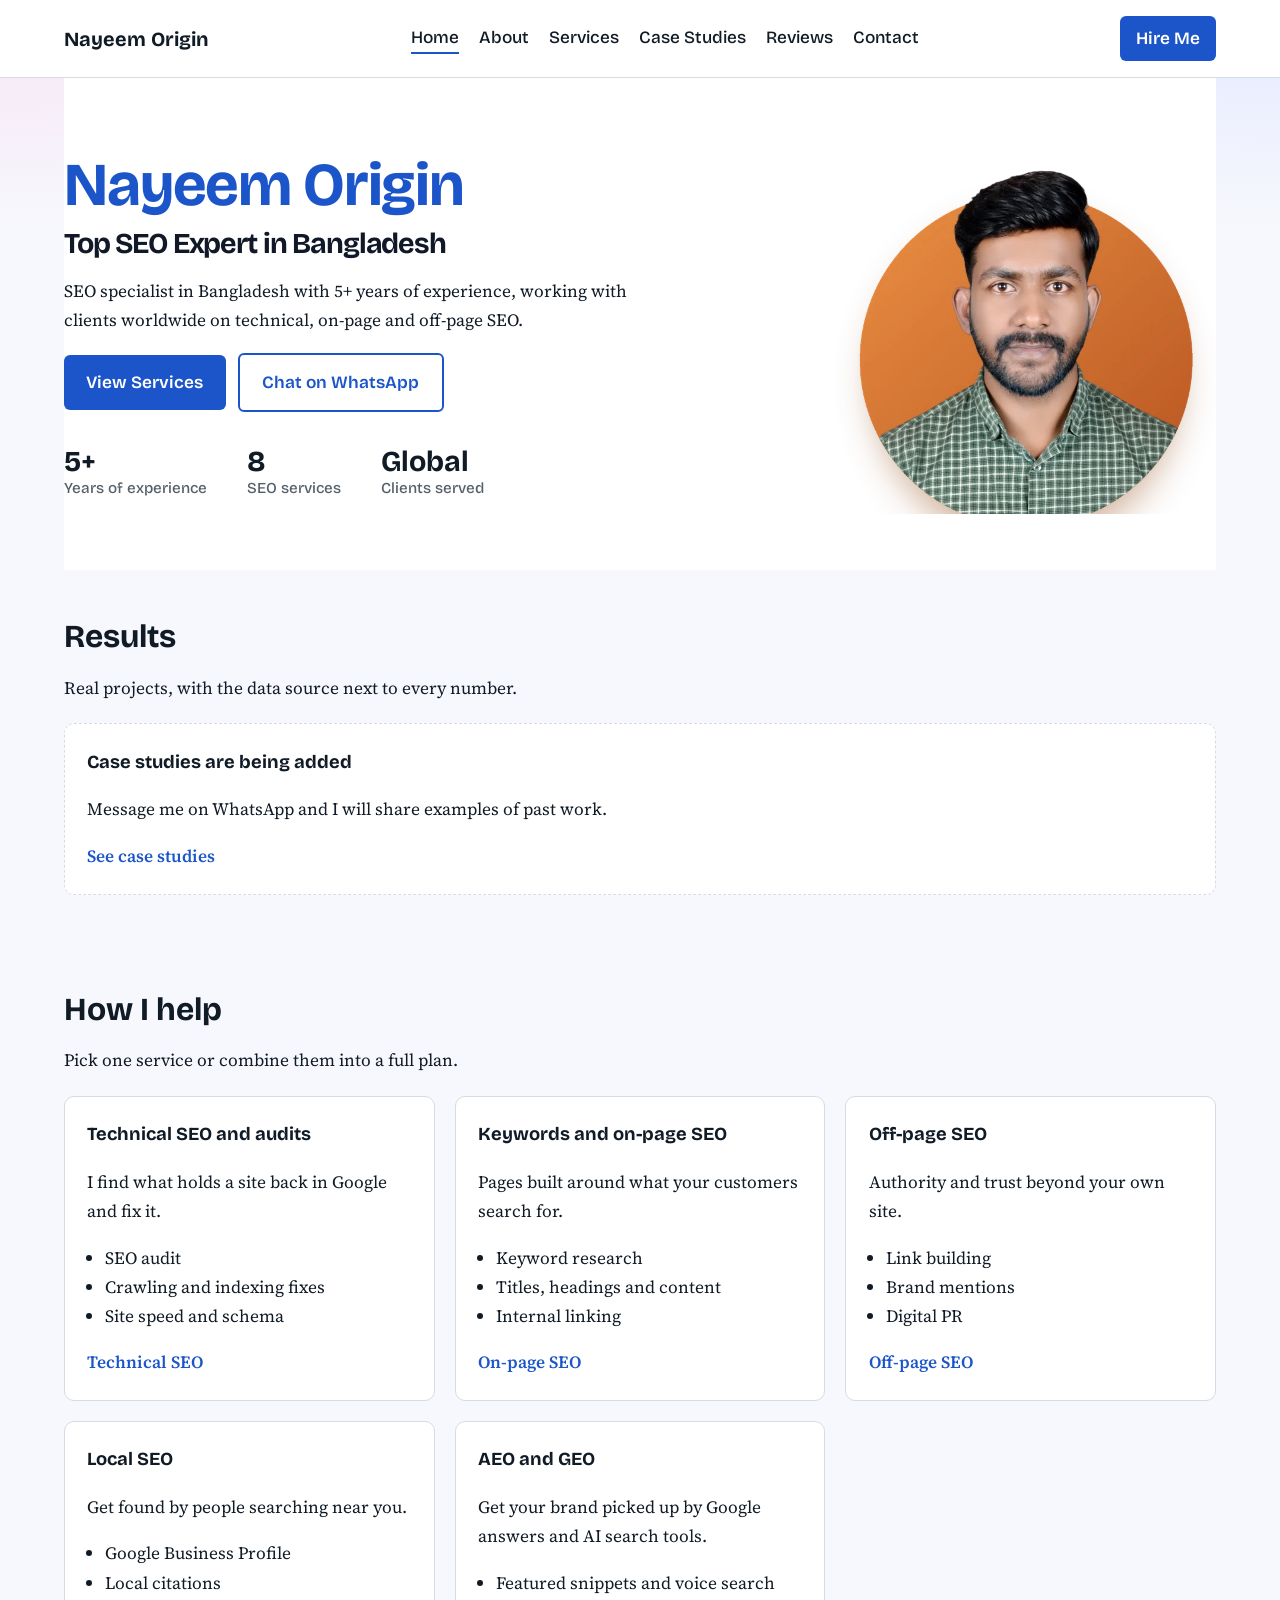
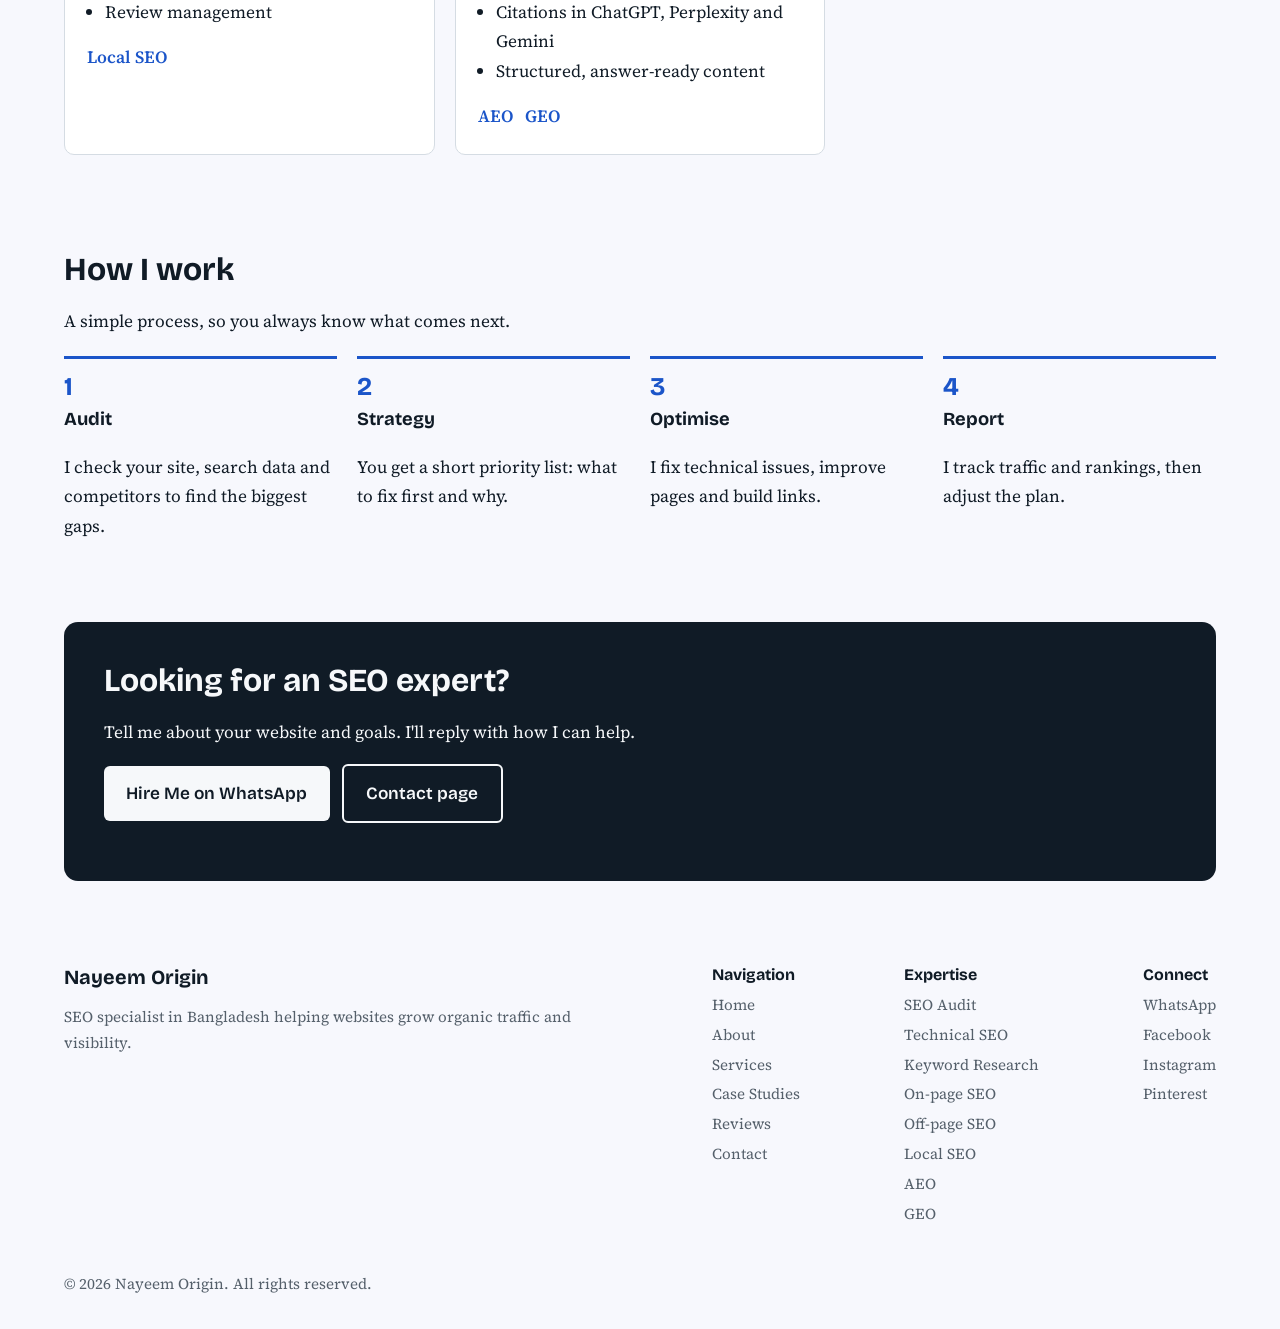
<file: index.html>
<!DOCTYPE html>
<html lang="en">
<head>
<meta charset="utf-8">
<meta name="viewport" content="width=device-width, initial-scale=1">
<title>Nayeem Origin | SEO Specialist in Bangladesh</title>
<meta name="description" content="Nayeem Origin is an SEO specialist in Bangladesh offering technical, on-page and off-page SEO, keyword research, link building and local SEO.">
<meta property="og:title" content="Nayeem Origin | SEO Specialist in Bangladesh">
<meta property="og:description" content="Nayeem Origin is an SEO specialist in Bangladesh offering technical, on-page and off-page SEO, keyword research, link building and local SEO.">
<meta property="og:type" content="website">
<link rel="preconnect" href="https://fonts.googleapis.com"><link rel="preconnect" href="https://fonts.gstatic.com" crossorigin><link href="https://fonts.googleapis.com/css2?family=Bricolage+Grotesque:wght@500;600;700&family=Source+Serif+4:wght@400;600&display=swap" rel="stylesheet">
<link rel="stylesheet" href="style.css">
</head>
<body>
<header><div class="wrap"><a class="logo" href="index.html">Nayeem Origin</a><nav aria-label="Main"><a href="index.html" aria-current="page">Home</a><a href="about.html">About</a><a href="services.html">Services</a><a href="case-studies.html">Case Studies</a><a href="reviews.html">Reviews</a><a href="contact.html">Contact</a></nav><a class="btn sm" href="https://wa.me/8801758536741">Hire Me</a></div></header>
<main><div class="wrap">
<section class="hero">
<div>
<h1><span class="name">Nayeem Origin</span><span class="role">Top SEO Expert in Bangladesh</span></h1>
<p>SEO specialist in Bangladesh with 5+ years of experience, working with clients worldwide on technical, on-page and off-page SEO.</p>
<p><a class="btn" href="services.html">View Services</a> &nbsp; <a class="btn alt" href="https://wa.me/8801758536741">Chat on WhatsApp</a></p>
<div class="stats"><div><b>5+</b>Years of experience</div><div><b>8</b>SEO services</div><div><b>Global</b>Clients served</div></div>
</div>
<div class="photo"><img src="images/nayeem-circle.webp" alt="Nayeem Origin, SEO specialist in Bangladesh" width="640" height="700"></div>
</section>
<section>
<h2>Results</h2>
<p>Real projects, with the data source next to every number.</p>
<div class="cards">
<!-- Add a result by copying this block:
<div class="card"><h3>Client name</h3><p>What you did and what changed.</p><p class="metric"><b>3M+</b> Google impressions</p><p class="src">Source: Google Search Console</p></div>
-->
<div class="card empty-card"><h3>Case studies are being added</h3><p>Message me on WhatsApp and I will share examples of past work.</p><a href="case-studies.html">See case studies</a></div>
</div>
</section>
<section>
<h2>How I help</h2>
<p>Pick one service or combine them into a full plan.</p>
<div class="cards">
<div class="card"><h3>Technical SEO and audits</h3><p>I find what holds a site back in Google and fix it.</p><ul><li>SEO audit</li><li>Crawling and indexing fixes</li><li>Site speed and schema</li></ul><a href="technical-seo.html">Technical SEO</a></div>
<div class="card"><h3>Keywords and on-page SEO</h3><p>Pages built around what your customers search for.</p><ul><li>Keyword research</li><li>Titles, headings and content</li><li>Internal linking</li></ul><a href="on-page-seo.html">On-page SEO</a></div>
<div class="card"><h3>Off-page SEO</h3><p>Authority and trust beyond your own site.</p><ul><li>Link building</li><li>Brand mentions</li><li>Digital PR</li></ul><a href="off-page-seo.html">Off-page SEO</a></div>
<div class="card"><h3>Local SEO</h3><p>Get found by people searching near you.</p><ul><li>Google Business Profile</li><li>Local citations</li><li>Review management</li></ul><a href="local-seo.html">Local SEO</a></div>
<div class="card"><h3>AEO and GEO</h3><p>Get your brand picked up by Google answers and AI search tools.</p><ul><li>Featured snippets and voice search</li><li>Citations in ChatGPT, Perplexity and Gemini</li><li>Structured, answer-ready content</li></ul><a href="aeo.html">AEO</a> &nbsp; <a href="geo.html">GEO</a></div>
</section>
<section>
<h2>How I work</h2>
<p>A simple process, so you always know what comes next.</p>
<ol class="steps">
<li><h3>Audit</h3><p>I check your site, search data and competitors to find the biggest gaps.</p></li>
<li><h3>Strategy</h3><p>You get a short priority list: what to fix first and why.</p></li>
<li><h3>Optimise</h3><p>I fix technical issues, improve pages and build links.</p></li>
<li><h3>Report</h3><p>I track traffic and rankings, then adjust the plan.</p></li>
</ol>
</section>
<section class="band">
<h2>Looking for an SEO expert?</h2>
<p>Tell me about your website and goals. I'll reply with how I can help.</p>
<p><a class="btn" href="https://wa.me/8801758536741">Hire Me on WhatsApp</a> &nbsp; <a class="btn alt" href="contact.html">Contact page</a></p>
</section>
</div></main>
<footer><div class="wrap fcols">
<div><a class="logo" href="index.html">Nayeem Origin</a><p>SEO specialist in Bangladesh helping websites grow organic traffic and visibility.</p></div>
<div><h3>Navigation</h3><a href="index.html">Home</a><a href="about.html">About</a><a href="services.html">Services</a><a href="case-studies.html">Case Studies</a><a href="reviews.html">Reviews</a><a href="contact.html">Contact</a></div>
<div><h3>Expertise</h3><a href="seo-audit.html">SEO Audit</a><a href="technical-seo.html">Technical SEO</a><a href="keyword-research.html">Keyword Research</a><a href="on-page-seo.html">On-page SEO</a><a href="off-page-seo.html">Off-page SEO</a><a href="local-seo.html">Local SEO</a><a href="aeo.html">AEO</a><a href="geo.html">GEO</a></div>
<div><h3>Connect</h3><a href="https://wa.me/8801758536741">WhatsApp</a><a href="https://www.facebook.com/nayeemorigin">Facebook</a><a href="https://www.instagram.com/nayeemorigin">Instagram</a><a href="https://www.pinterest.com/nayeemorigin/">Pinterest</a></div>
</div><div class="wrap copy">&copy; 2026 Nayeem Origin. All rights reserved.</div></footer>
</body>
</html>
</file>
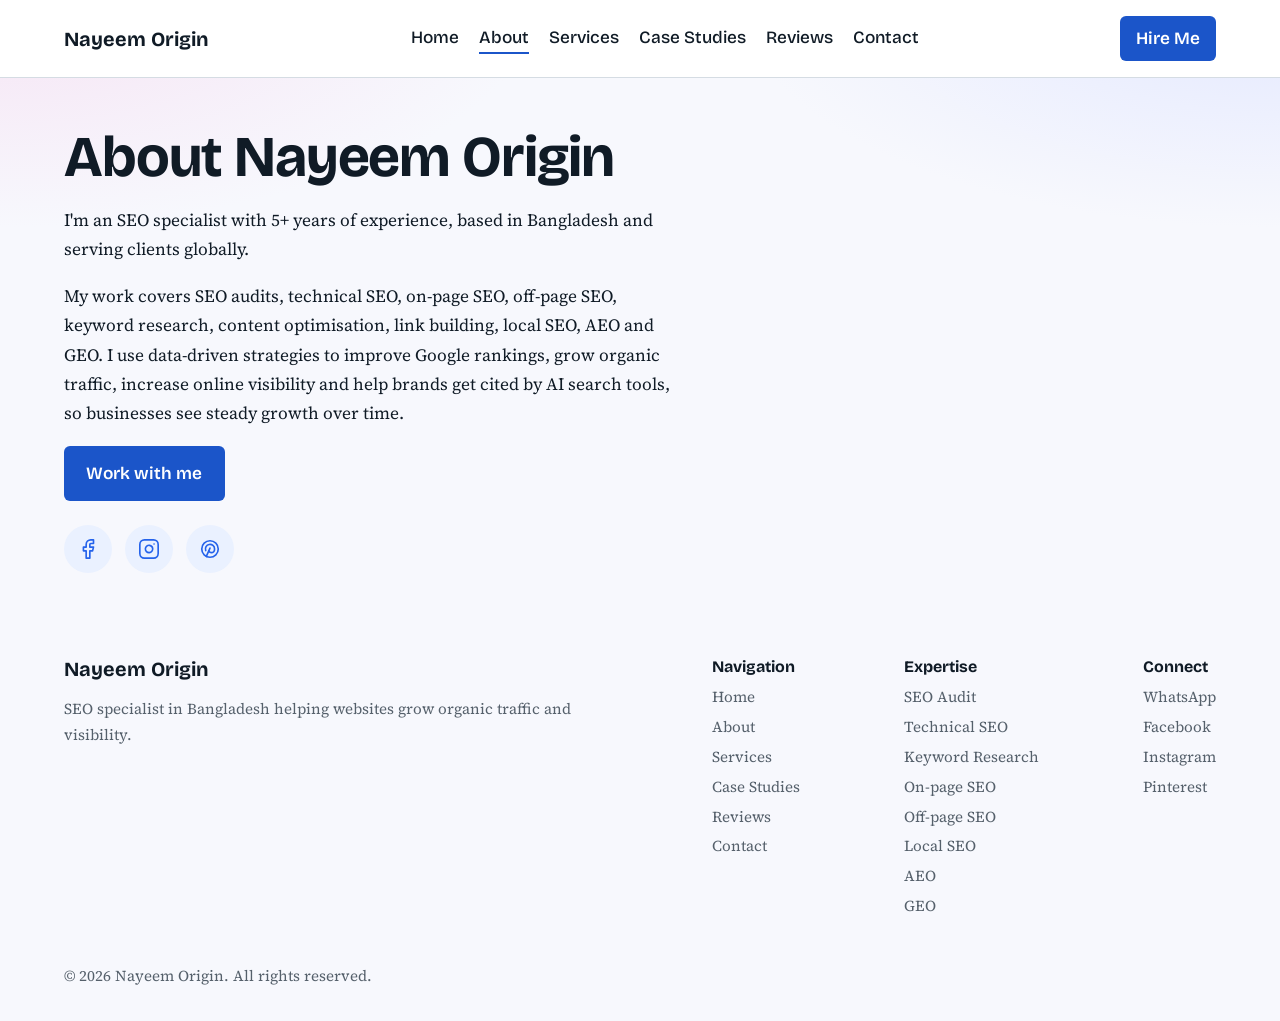
<file: about.html>
<!DOCTYPE html>
<html lang="en">
<head>
<meta charset="utf-8">
<meta name="viewport" content="width=device-width, initial-scale=1">
<title>About Nayeem Origin | SEO Specialist</title>
<meta name="description" content="Learn about Nayeem Origin, an SEO specialist in Bangladesh with 5+ years of experience serving clients globally.">
<meta property="og:title" content="About Nayeem Origin | SEO Specialist">
<meta property="og:description" content="Learn about Nayeem Origin, an SEO specialist in Bangladesh with 5+ years of experience serving clients globally.">
<meta property="og:type" content="website">
<link rel="preconnect" href="https://fonts.googleapis.com"><link rel="preconnect" href="https://fonts.gstatic.com" crossorigin><link href="https://fonts.googleapis.com/css2?family=Bricolage+Grotesque:wght@500;600;700&family=Source+Serif+4:wght@400;600&display=swap" rel="stylesheet">
<link rel="stylesheet" href="style.css">
</head>
<body>
<header><div class="wrap"><a class="logo" href="index.html">Nayeem Origin</a><nav aria-label="Main"><a href="index.html">Home</a><a href="about.html" aria-current="page">About</a><a href="services.html">Services</a><a href="case-studies.html">Case Studies</a><a href="reviews.html">Reviews</a><a href="contact.html">Contact</a></nav><a class="btn sm" href="https://wa.me/8801758536741">Hire Me</a></div></header>
<main><div class="wrap">
<section>
<h1>About Nayeem Origin</h1>
<p>I'm an SEO specialist with 5+ years of experience, based in Bangladesh and serving clients globally.</p>
<p>My work covers SEO audits, technical SEO, on-page SEO, off-page SEO, keyword research, content optimisation, link building, local SEO, AEO and GEO. I use data-driven strategies to improve Google rankings, grow organic traffic, increase online visibility and help brands get cited by AI search tools, so businesses see steady growth over time.</p>
<p><a class="btn" href="https://wa.me/8801758536741">Work with me</a></p>
<div class="social">
<a href="https://www.facebook.com/nayeemorigin" target="_blank" rel="noopener" aria-label="Facebook"><svg viewBox="0 0 24 24"><path d="M18 2h-3a5 5 0 0 0-5 5v3H7v4h3v8h4v-8h3l1-4h-4V7a1 1 0 0 1 1-1h3z"/></svg></a>
<a href="https://www.instagram.com/nayeemorigin" target="_blank" rel="noopener" aria-label="Instagram"><svg viewBox="0 0 24 24"><rect x="2" y="2" width="20" height="20" rx="5" ry="5"/><path d="M16 11.37A4 4 0 1 1 12.63 8 4 4 0 0 1 16 11.37z"/><path d="M17.5 6.5h.01"/></svg></a>
<a href="https://www.pinterest.com/nayeemorigin/" target="_blank" rel="noopener" aria-label="Pinterest"><svg viewBox="0 0 24 24"><path d="M8 20l4-9"/><path d="M10.7 14c.437 1.263 1.43 2 2.55 2 2.071 0 3.75-1.554 3.75-4a5 5 0 1 0-9.7 1.7"/><circle cx="12" cy="12" r="9"/></svg></a>
</div>
</section>
</div></main>
<footer><div class="wrap fcols">
<div><a class="logo" href="index.html">Nayeem Origin</a><p>SEO specialist in Bangladesh helping websites grow organic traffic and visibility.</p></div>
<div><h3>Navigation</h3><a href="index.html">Home</a><a href="about.html">About</a><a href="services.html">Services</a><a href="case-studies.html">Case Studies</a><a href="reviews.html">Reviews</a><a href="contact.html">Contact</a></div>
<div><h3>Expertise</h3><a href="seo-audit.html">SEO Audit</a><a href="technical-seo.html">Technical SEO</a><a href="keyword-research.html">Keyword Research</a><a href="on-page-seo.html">On-page SEO</a><a href="off-page-seo.html">Off-page SEO</a><a href="local-seo.html">Local SEO</a><a href="aeo.html">AEO</a><a href="geo.html">GEO</a></div>
<div><h3>Connect</h3><a href="https://wa.me/8801758536741">WhatsApp</a><a href="https://www.facebook.com/nayeemorigin">Facebook</a><a href="https://www.instagram.com/nayeemorigin">Instagram</a><a href="https://www.pinterest.com/nayeemorigin/">Pinterest</a></div>
</div><div class="wrap copy">&copy; 2026 Nayeem Origin. All rights reserved.</div></footer>
</body>
</html>
</file>
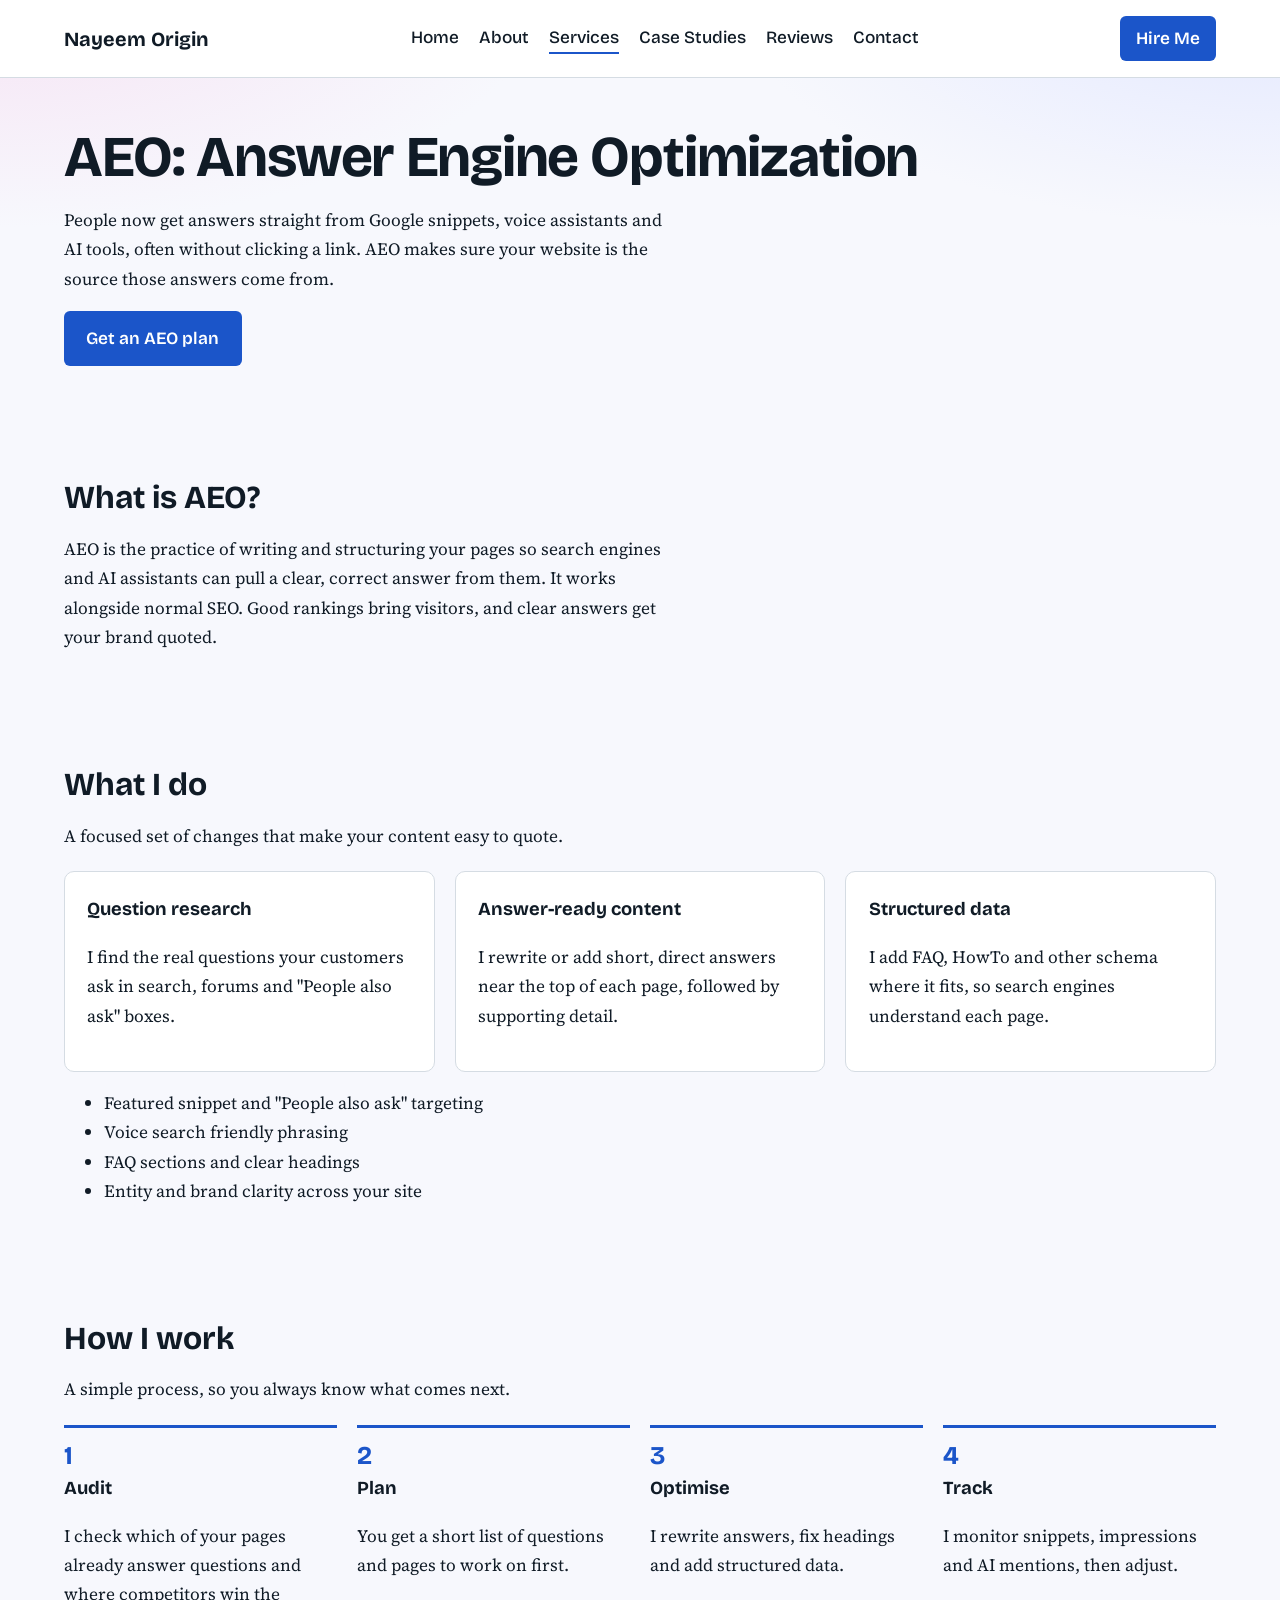
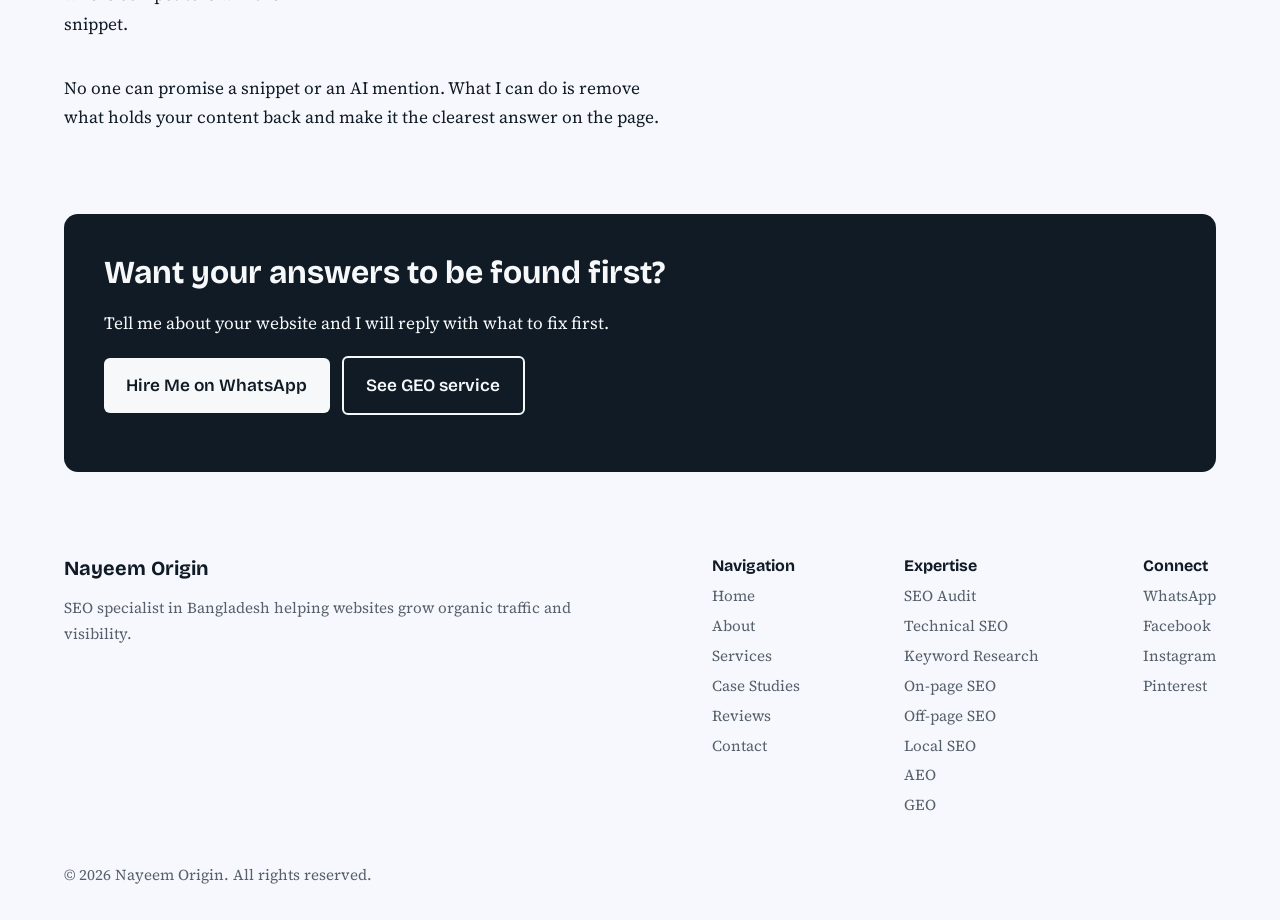
<file: aeo.html>
<!DOCTYPE html>
<html lang="en">
<head>
<meta charset="utf-8">
<meta name="viewport" content="width=device-width, initial-scale=1">
<title>AEO (Answer Engine Optimization) | Nayeem Origin</title>
<meta name="description" content="AEO service by Nayeem Origin: optimise your content to appear in featured snippets, voice search and AI-powered answers.">
<meta property="og:title" content="AEO (Answer Engine Optimization) | Nayeem Origin">
<meta property="og:description" content="AEO service by Nayeem Origin: optimise your content to appear in featured snippets, voice search and AI-powered answers.">
<meta property="og:type" content="website">
<link rel="preconnect" href="https://fonts.googleapis.com"><link rel="preconnect" href="https://fonts.gstatic.com" crossorigin><link href="https://fonts.googleapis.com/css2?family=Bricolage+Grotesque:wght@500;600;700&family=Source+Serif+4:wght@400;600&display=swap" rel="stylesheet">
<link rel="stylesheet" href="style.css">
</head>
<body>
<header><div class="wrap"><a class="logo" href="index.html">Nayeem Origin</a><nav aria-label="Main"><a href="index.html">Home</a><a href="about.html">About</a><a href="services.html" aria-current="page">Services</a><a href="case-studies.html">Case Studies</a><a href="reviews.html">Reviews</a><a href="contact.html">Contact</a></nav><a class="btn sm" href="https://wa.me/8801758536741">Hire Me</a></div></header>
<main><div class="wrap">

<section>
<h1>AEO: Answer Engine Optimization</h1>
<p>People now get answers straight from Google snippets, voice assistants and AI tools, often without clicking a link. AEO makes sure your website is the source those answers come from.</p>
<p><a class="btn" href="https://wa.me/8801758536741">Get an AEO plan</a></p>
</section>

<section>
<h2>What is AEO?</h2>
<p>AEO is the practice of writing and structuring your pages so search engines and AI assistants can pull a clear, correct answer from them. It works alongside normal SEO. Good rankings bring visitors, and clear answers get your brand quoted.</p>
</section>

<section>
<h2>What I do</h2>
<p>A focused set of changes that make your content easy to quote.</p>
<div class="cards">
<div class="card"><h3>Question research</h3><p>I find the real questions your customers ask in search, forums and "People also ask" boxes.</p></div>
<div class="card"><h3>Answer-ready content</h3><p>I rewrite or add short, direct answers near the top of each page, followed by supporting detail.</p></div>
<div class="card"><h3>Structured data</h3><p>I add FAQ, HowTo and other schema where it fits, so search engines understand each page.</p></div>
</div>
<ul>
<li>Featured snippet and "People also ask" targeting</li>
<li>Voice search friendly phrasing</li>
<li>FAQ sections and clear headings</li>
<li>Entity and brand clarity across your site</li>
</ul>
</section>

<section>
<h2>How I work</h2>
<p>A simple process, so you always know what comes next.</p>
<ol class="steps">
<li><h3>Audit</h3><p>I check which of your pages already answer questions and where competitors win the snippet.</p></li>
<li><h3>Plan</h3><p>You get a short list of questions and pages to work on first.</p></li>
<li><h3>Optimise</h3><p>I rewrite answers, fix headings and add structured data.</p></li>
<li><h3>Track</h3><p>I monitor snippets, impressions and AI mentions, then adjust.</p></li>
</ol>
<p>No one can promise a snippet or an AI mention. What I can do is remove what holds your content back and make it the clearest answer on the page.</p>
</section>

<section class="band">
<h2>Want your answers to be found first?</h2>
<p>Tell me about your website and I will reply with what to fix first.</p>
<p><a class="btn" href="https://wa.me/8801758536741">Hire Me on WhatsApp</a> &nbsp; <a class="btn alt" href="geo.html">See GEO service</a></p>
</section>

</div></main>
<footer><div class="wrap fcols">
<div><a class="logo" href="index.html">Nayeem Origin</a><p>SEO specialist in Bangladesh helping websites grow organic traffic and visibility.</p></div>
<div><h3>Navigation</h3><a href="index.html">Home</a><a href="about.html">About</a><a href="services.html">Services</a><a href="case-studies.html">Case Studies</a><a href="reviews.html">Reviews</a><a href="contact.html">Contact</a></div>
<div><h3>Expertise</h3><a href="seo-audit.html">SEO Audit</a><a href="technical-seo.html">Technical SEO</a><a href="keyword-research.html">Keyword Research</a><a href="on-page-seo.html">On-page SEO</a><a href="off-page-seo.html">Off-page SEO</a><a href="local-seo.html">Local SEO</a><a href="aeo.html">AEO</a><a href="geo.html">GEO</a></div>
<div><h3>Connect</h3><a href="https://wa.me/8801758536741">WhatsApp</a><a href="https://www.facebook.com/nayeemorigin">Facebook</a><a href="https://www.instagram.com/nayeemorigin">Instagram</a><a href="https://www.pinterest.com/nayeemorigin/">Pinterest</a></div>
</div><div class="wrap copy">&copy; 2026 Nayeem Origin. All rights reserved.</div></footer>
</body>
</html>
</file>
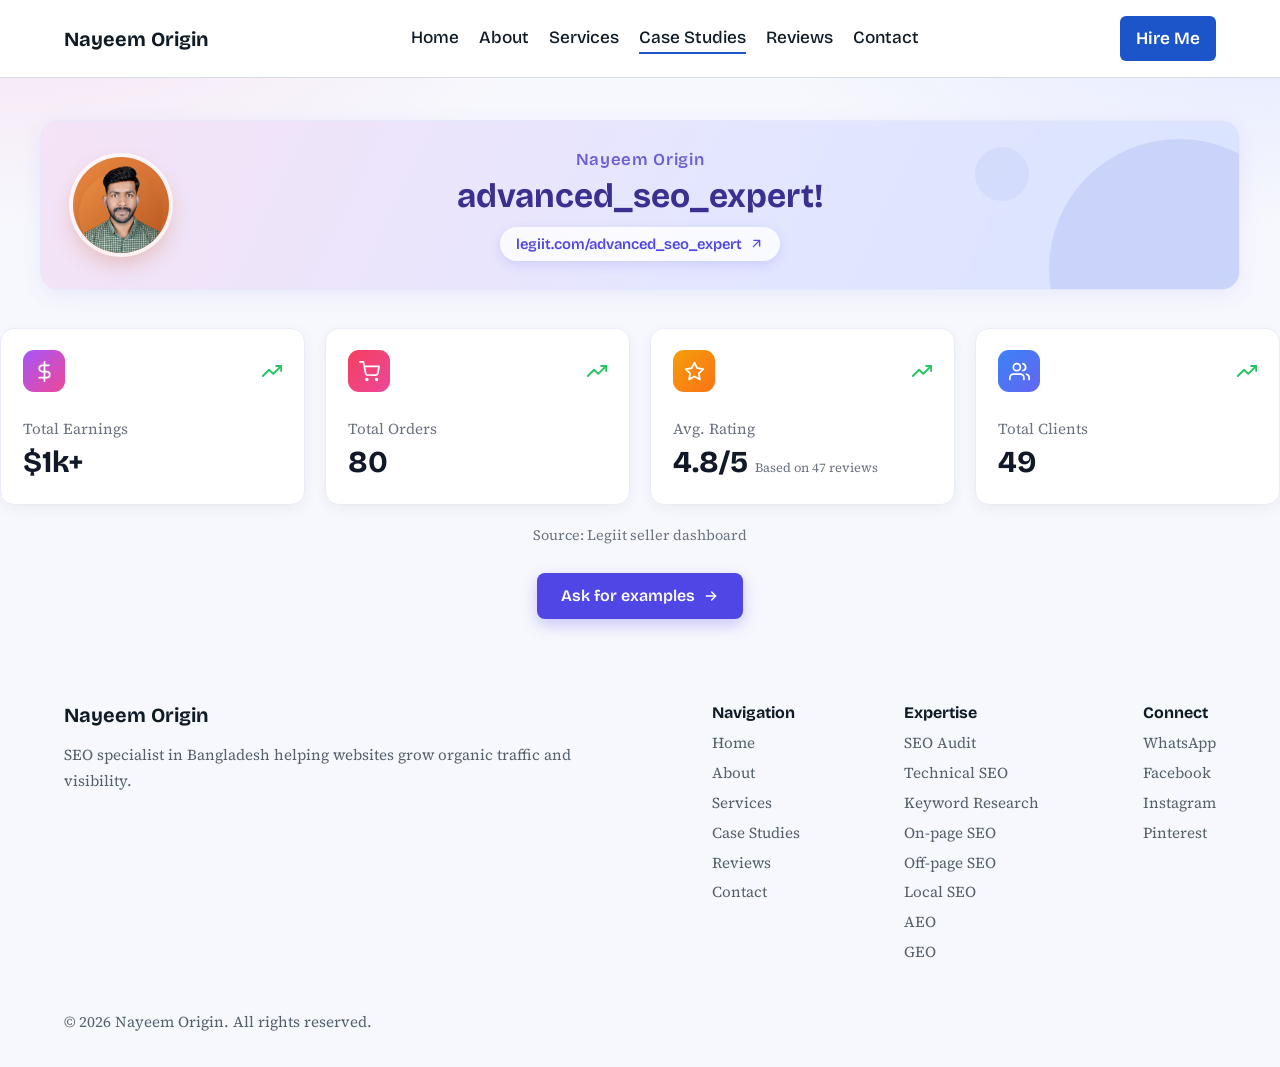
<file: case-studies.html>
<!DOCTYPE html>
<html lang="en">
<head>
<meta charset="utf-8">
<meta name="viewport" content="width=device-width, initial-scale=1">
<title>SEO Case Studies | Nayeem Origin</title>
<meta name="description" content="Results from Nayeem Origin's SEO work: orders completed, clients served and client ratings, with the data source shown.">
<meta property="og:title" content="SEO Case Studies | Nayeem Origin">
<meta property="og:description" content="Results from Nayeem Origin's SEO work: orders completed, clients served and client ratings, with the data source shown.">
<meta property="og:type" content="website">
<link rel="preconnect" href="https://fonts.googleapis.com"><link rel="preconnect" href="https://fonts.gstatic.com" crossorigin><link href="https://fonts.googleapis.com/css2?family=Bricolage+Grotesque:wght@500;600;700&family=Source+Serif+4:wght@400;600&display=swap" rel="stylesheet">
<link rel="stylesheet" href="style.css">
</head>
<body>
<header><div class="wrap"><a class="logo" href="index.html">Nayeem Origin</a><nav aria-label="Main"><a href="index.html">Home</a><a href="about.html">About</a><a href="services.html">Services</a><a href="case-studies.html" aria-current="page">Case Studies</a><a href="reviews.html">Reviews</a><a href="contact.html">Contact</a></nav><a class="btn sm" href="https://wa.me/8801758536741">Hire Me</a></div></header>
<main><div class="wrap cs-wrap">
<h1 class="sr-only">Case studies</h1>
<div class="cs-banner">
<div class="cs-avatar"><img src="images/nayeem-circle.webp" alt="Nayeem Origin" width="110" height="120"></div>
<div class="cs-center">
<p class="cs-brand">Nayeem Origin</p>
<p class="cs-name">advanced_seo_expert!</p>
<a class="cs-link" href="https://legiit.com/advanced_seo_expert" target="_blank" rel="noopener">legiit.com/advanced_seo_expert <svg viewBox="0 0 24 24"><path d="M7 17 17 7M8 7h9v9"/></svg></a>
</div>
<span aria-hidden="true"></span>
</div>
<span aria-hidden="true"></span>
</div>
<!-- To change a number, edit the text inside the cs-num span of that card. -->
<div class="cs-stats">
<div class="cs-stat" style="--d:.05s">
<div class="cs-top"><span class="cs-ico" style="background:linear-gradient(135deg,#a855f7,#ec4899)"><svg viewBox="0 0 24 24"><path d="M12 1v22"/><path d="M17 5H9.5a3.5 3.5 0 0 0 0 7h5a3.5 3.5 0 0 1 0 7H6"/></svg></span><svg class="cs-trend" viewBox="0 0 24 24"><path d="m23 6-9.5 9.5-5-5L1 18"/><path d="M17 6h6v6"/></svg></div>
<span class="cs-label">Total Earnings</span>
<span class="cs-num">$1k+</span>
</div>
<div class="cs-stat" style="--d:.15s">
<div class="cs-top"><span class="cs-ico" style="background:linear-gradient(135deg,#f43f5e,#ec4899)"><svg viewBox="0 0 24 24"><circle cx="9" cy="21" r="1"/><circle cx="20" cy="21" r="1"/><path d="M1 1h4l2.68 13.39a2 2 0 0 0 2 1.61h9.72a2 2 0 0 0 2-1.61L23 6H6"/></svg></span><svg class="cs-trend" viewBox="0 0 24 24"><path d="m23 6-9.5 9.5-5-5L1 18"/><path d="M17 6h6v6"/></svg></div>
<span class="cs-label">Total Orders</span>
<span class="cs-num">80</span>
</div>
<div class="cs-stat" style="--d:.25s">
<div class="cs-top"><span class="cs-ico" style="background:linear-gradient(135deg,#f59e0b,#f97316)"><svg viewBox="0 0 24 24"><path d="M12 2l3.09 6.26L22 9.27l-5 4.87 1.18 6.88L12 17.77l-6.18 3.25L7 14.14 2 9.27l6.91-1.01z"/></svg></span><svg class="cs-trend" viewBox="0 0 24 24"><path d="m23 6-9.5 9.5-5-5L1 18"/><path d="M17 6h6v6"/></svg></div>
<span class="cs-label">Avg. Rating</span>
<span class="cs-num">4.8/5</span><span class="cs-note">Based on 47 reviews</span>
</div>
<div class="cs-stat" style="--d:.35s">
<div class="cs-top"><span class="cs-ico" style="background:linear-gradient(135deg,#3b82f6,#6366f1)"><svg viewBox="0 0 24 24"><path d="M17 21v-2a4 4 0 0 0-4-4H5a4 4 0 0 0-4 4v2"/><circle cx="9" cy="7" r="4"/><path d="M23 21v-2a4 4 0 0 0-3-3.87"/><path d="M16 3.13a4 4 0 0 1 0 7.75"/></svg></span><svg class="cs-trend" viewBox="0 0 24 24"><path d="m23 6-9.5 9.5-5-5L1 18"/><path d="M17 6h6v6"/></svg></div>
<span class="cs-label">Total Clients</span>
<span class="cs-num">49</span>
</div>
</div>
<p class="cs-src">Source: Legiit seller dashboard</p>
<div class="cs-cta"><a class="cs-btn" href="https://wa.me/8801758536741">Ask for examples <svg viewBox="0 0 24 24"><path d="M5 12h14M13 6l6 6-6 6"/></svg></a></div>

</div></main>
<footer><div class="wrap fcols">
<div><a class="logo" href="index.html">Nayeem Origin</a><p>SEO specialist in Bangladesh helping websites grow organic traffic and visibility.</p></div>
<div><h3>Navigation</h3><a href="index.html">Home</a><a href="about.html">About</a><a href="services.html">Services</a><a href="case-studies.html">Case Studies</a><a href="reviews.html">Reviews</a><a href="contact.html">Contact</a></div>
<div><h3>Expertise</h3><a href="seo-audit.html">SEO Audit</a><a href="technical-seo.html">Technical SEO</a><a href="keyword-research.html">Keyword Research</a><a href="on-page-seo.html">On-page SEO</a><a href="off-page-seo.html">Off-page SEO</a><a href="local-seo.html">Local SEO</a><a href="aeo.html">AEO</a><a href="geo.html">GEO</a></div>
<div><h3>Connect</h3><a href="https://wa.me/8801758536741">WhatsApp</a><a href="https://www.facebook.com/nayeemorigin">Facebook</a><a href="https://www.instagram.com/nayeemorigin">Instagram</a><a href="https://www.pinterest.com/nayeemorigin/">Pinterest</a></div>
</div><div class="wrap copy">&copy; 2026 Nayeem Origin. All rights reserved.</div></footer>
</body>
</html>
</file>
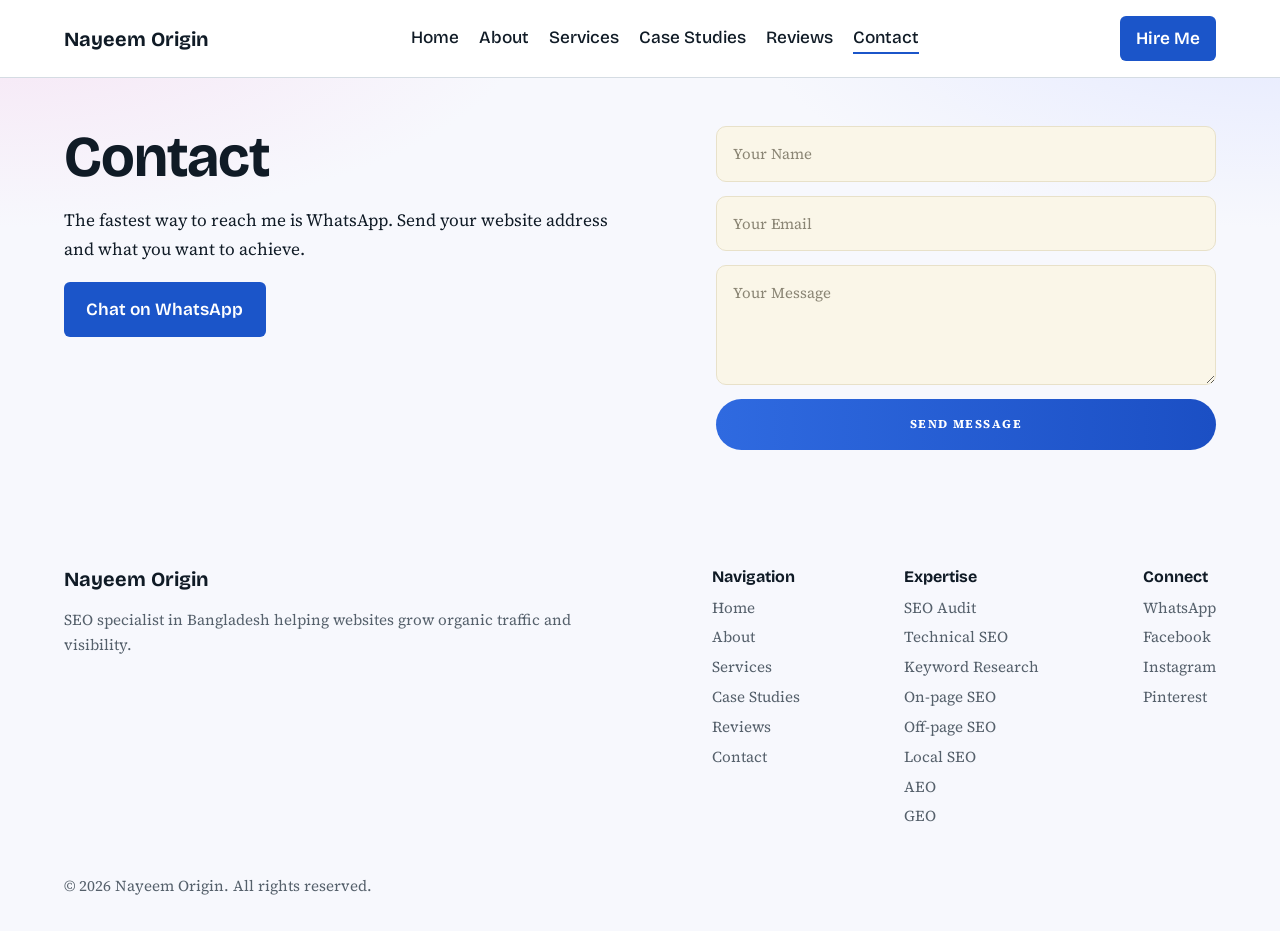
<file: contact.html>
<!DOCTYPE html>
<html lang="en">
<head>
<meta charset="utf-8">
<meta name="viewport" content="width=device-width, initial-scale=1">
<title>Contact Nayeem Origin | SEO Specialist</title>
<meta name="description" content="Contact Nayeem Origin on WhatsApp for SEO services.">
<meta property="og:title" content="Contact Nayeem Origin | SEO Specialist">
<meta property="og:description" content="Contact Nayeem Origin on WhatsApp for SEO services.">
<meta property="og:type" content="website">
<link rel="preconnect" href="https://fonts.googleapis.com"><link rel="preconnect" href="https://fonts.gstatic.com" crossorigin><link href="https://fonts.googleapis.com/css2?family=Bricolage+Grotesque:wght@500;600;700&family=Source+Serif+4:wght@400;600&display=swap" rel="stylesheet">
<link rel="stylesheet" href="style.css">
</head>
<body>
<header><div class="wrap"><a class="logo" href="index.html">Nayeem Origin</a><nav aria-label="Main"><a href="index.html">Home</a><a href="about.html">About</a><a href="services.html">Services</a><a href="case-studies.html">Case Studies</a><a href="reviews.html">Reviews</a><a href="contact.html" aria-current="page">Contact</a></nav><a class="btn sm" href="https://wa.me/8801758536741">Hire Me</a></div></header>
<main><div class="wrap">
<section class="nf-row">
  <div>
    <h1>Contact</h1>
    <p>The fastest way to reach me is WhatsApp. Send your website address and what you want to achieve.</p>
    <p><a class="btn" href="https://wa.me/8801758536741">Chat on WhatsApp</a></p>
  </div>
  <form class="nf-form" id="nfForm" novalidate>
    <input type="hidden" name="access_key" value="ebf0ca61-79d0-4f39-977e-4195963b4278">
    <input type="hidden" name="subject" value="New message from Nayeem Origin website">
    <input type="checkbox" name="botcheck" class="nf-hp" tabindex="-1" autocomplete="off">
    <input type="text"  name="name"    placeholder="Your Name"    autocomplete="name"  required>
    <input type="email" name="email"   placeholder="Your Email"   autocomplete="email" required>
    <textarea           name="message" placeholder="Your Message" required></textarea>
    <button type="submit">Send Message</button>
    <p class="nf-status" id="nfStatus" role="status" aria-live="polite"></p>
  </form>
</section>
</div></main>
<footer><div class="wrap fcols">
<div><a class="logo" href="index.html">Nayeem Origin</a><p>SEO specialist in Bangladesh helping websites grow organic traffic and visibility.</p></div>
<div><h3>Navigation</h3><a href="index.html">Home</a><a href="about.html">About</a><a href="services.html">Services</a><a href="case-studies.html">Case Studies</a><a href="reviews.html">Reviews</a><a href="contact.html">Contact</a></div>
<div><h3>Expertise</h3><a href="seo-audit.html">SEO Audit</a><a href="technical-seo.html">Technical SEO</a><a href="keyword-research.html">Keyword Research</a><a href="on-page-seo.html">On-page SEO</a><a href="off-page-seo.html">Off-page SEO</a><a href="local-seo.html">Local SEO</a><a href="aeo.html">AEO</a><a href="geo.html">GEO</a></div>
<div><h3>Connect</h3><a href="https://wa.me/8801758536741">WhatsApp</a><a href="https://www.facebook.com/nayeemorigin">Facebook</a><a href="https://www.instagram.com/nayeemorigin">Instagram</a><a href="https://www.pinterest.com/nayeemorigin/">Pinterest</a></div>
</div><div class="wrap copy">&copy; 2026 Nayeem Origin. All rights reserved.</div></footer>
<script>
  (function () {
    var form = document.getElementById('nfForm');
    var status = document.getElementById('nfStatus');
    var btn = form.querySelector('button');
    form.addEventListener('submit', function (e) {
      e.preventDefault();
      status.className = 'nf-status';
      if (!form.checkValidity()) {
        status.textContent = 'Please fill in your name, a valid email, and a message.';
        status.classList.add('err');
        return;
      }
      btn.disabled = true;
      btn.textContent = 'Sending...';
      fetch('https://api.web3forms.com/submit', {
        method: 'POST',
        headers: { 'Accept': 'application/json' },
        body: new FormData(form)
      })
        .then(function (r) { return r.json(); })
        .then(function (data) {
          if (data.success) {
            status.textContent = 'Thanks! Your message was sent. I will reply soon.';
            status.classList.add('ok');
            form.reset();
          } else {
            throw new Error(data.message || 'Failed');
          }
        })
        .catch(function () {
          status.textContent = 'Message could not be sent. Please try again or use WhatsApp.';
          status.classList.add('err');
        })
        .finally(function () {
          btn.disabled = false;
          btn.textContent = 'Send Message';
        });
    });
  })();
</script>
</body>
</html>
</file>
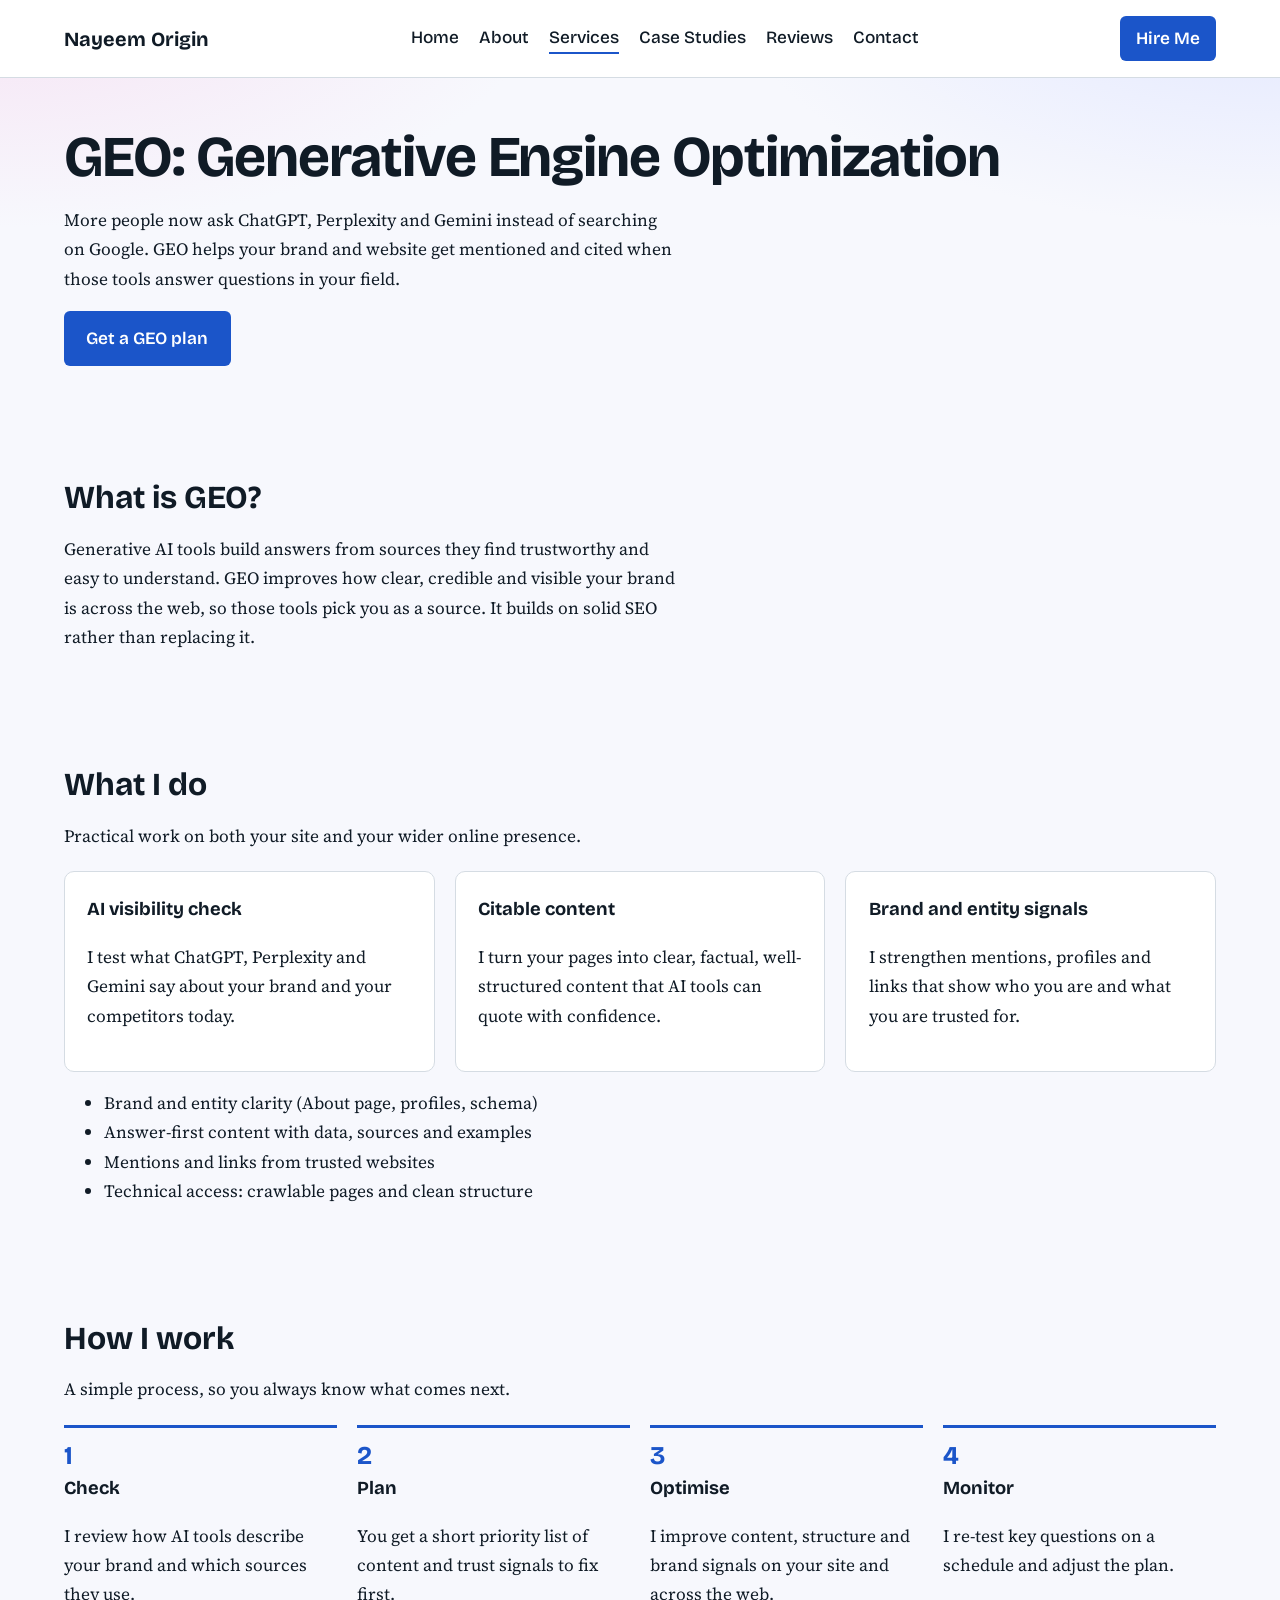
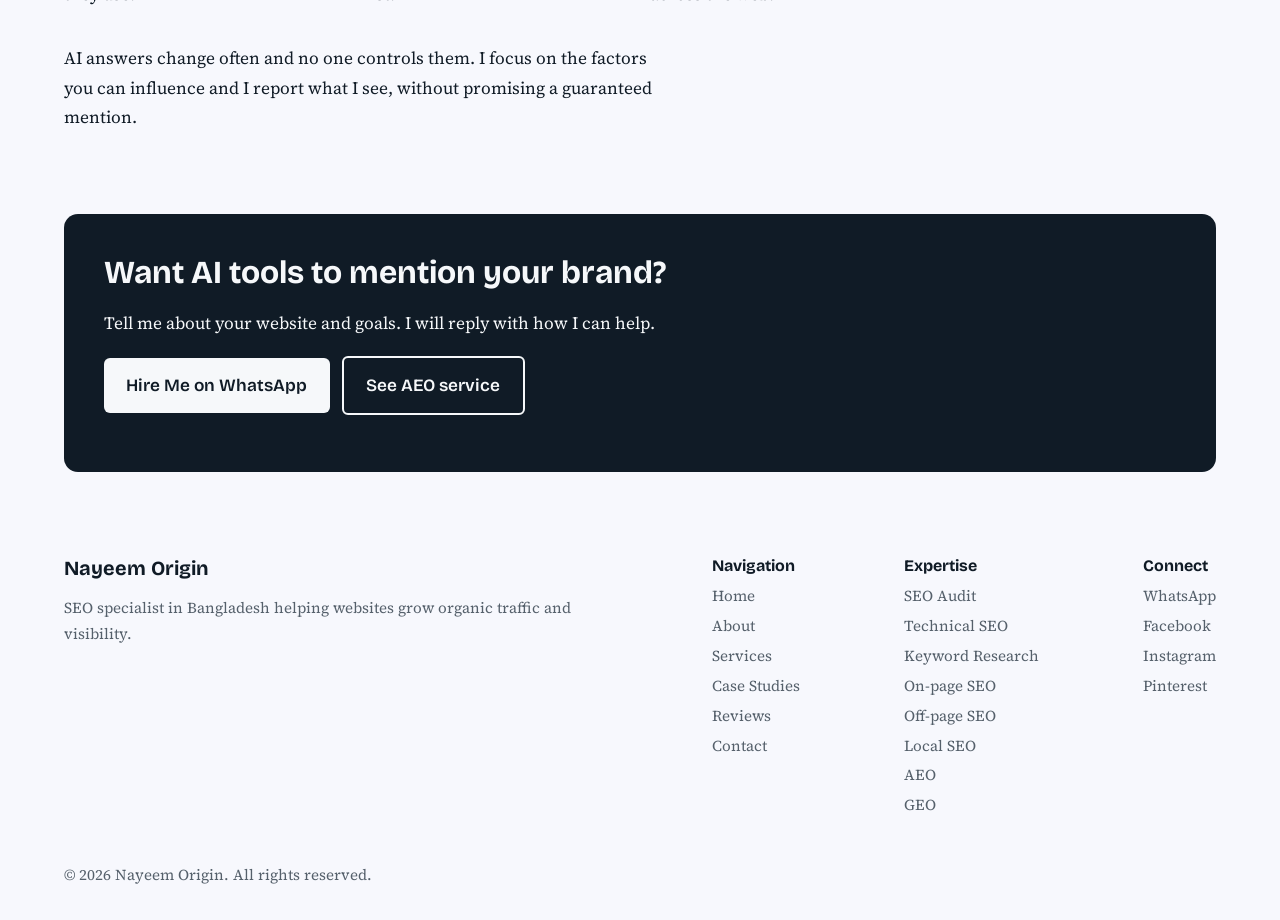
<file: geo.html>
<!DOCTYPE html>
<html lang="en">
<head>
<meta charset="utf-8">
<meta name="viewport" content="width=device-width, initial-scale=1">
<title>GEO (Generative Engine Optimization) | Nayeem Origin</title>
<meta name="description" content="GEO service by Nayeem Origin: improve your website's visibility in ChatGPT, Perplexity, Gemini and other generative AI search results.">
<meta property="og:title" content="GEO (Generative Engine Optimization) | Nayeem Origin">
<meta property="og:description" content="GEO service by Nayeem Origin: improve your website's visibility in ChatGPT, Perplexity, Gemini and other generative AI search results.">
<meta property="og:type" content="website">
<link rel="preconnect" href="https://fonts.googleapis.com"><link rel="preconnect" href="https://fonts.gstatic.com" crossorigin><link href="https://fonts.googleapis.com/css2?family=Bricolage+Grotesque:wght@500;600;700&family=Source+Serif+4:wght@400;600&display=swap" rel="stylesheet">
<link rel="stylesheet" href="style.css">
</head>
<body>
<header><div class="wrap"><a class="logo" href="index.html">Nayeem Origin</a><nav aria-label="Main"><a href="index.html">Home</a><a href="about.html">About</a><a href="services.html" aria-current="page">Services</a><a href="case-studies.html">Case Studies</a><a href="reviews.html">Reviews</a><a href="contact.html">Contact</a></nav><a class="btn sm" href="https://wa.me/8801758536741">Hire Me</a></div></header>
<main><div class="wrap">

<section>
<h1>GEO: Generative Engine Optimization</h1>
<p>More people now ask ChatGPT, Perplexity and Gemini instead of searching on Google. GEO helps your brand and website get mentioned and cited when those tools answer questions in your field.</p>
<p><a class="btn" href="https://wa.me/8801758536741">Get a GEO plan</a></p>
</section>

<section>
<h2>What is GEO?</h2>
<p>Generative AI tools build answers from sources they find trustworthy and easy to understand. GEO improves how clear, credible and visible your brand is across the web, so those tools pick you as a source. It builds on solid SEO rather than replacing it.</p>
</section>

<section>
<h2>What I do</h2>
<p>Practical work on both your site and your wider online presence.</p>
<div class="cards">
<div class="card"><h3>AI visibility check</h3><p>I test what ChatGPT, Perplexity and Gemini say about your brand and your competitors today.</p></div>
<div class="card"><h3>Citable content</h3><p>I turn your pages into clear, factual, well-structured content that AI tools can quote with confidence.</p></div>
<div class="card"><h3>Brand and entity signals</h3><p>I strengthen mentions, profiles and links that show who you are and what you are trusted for.</p></div>
</div>
<ul>
<li>Brand and entity clarity (About page, profiles, schema)</li>
<li>Answer-first content with data, sources and examples</li>
<li>Mentions and links from trusted websites</li>
<li>Technical access: crawlable pages and clean structure</li>
</ul>
</section>

<section>
<h2>How I work</h2>
<p>A simple process, so you always know what comes next.</p>
<ol class="steps">
<li><h3>Check</h3><p>I review how AI tools describe your brand and which sources they use.</p></li>
<li><h3>Plan</h3><p>You get a short priority list of content and trust signals to fix first.</p></li>
<li><h3>Optimise</h3><p>I improve content, structure and brand signals on your site and across the web.</p></li>
<li><h3>Monitor</h3><p>I re-test key questions on a schedule and adjust the plan.</p></li>
</ol>
<p>AI answers change often and no one controls them. I focus on the factors you can influence and I report what I see, without promising a guaranteed mention.</p>
</section>

<section class="band">
<h2>Want AI tools to mention your brand?</h2>
<p>Tell me about your website and goals. I will reply with how I can help.</p>
<p><a class="btn" href="https://wa.me/8801758536741">Hire Me on WhatsApp</a> &nbsp; <a class="btn alt" href="aeo.html">See AEO service</a></p>
</section>

</div></main>
<footer><div class="wrap fcols">
<div><a class="logo" href="index.html">Nayeem Origin</a><p>SEO specialist in Bangladesh helping websites grow organic traffic and visibility.</p></div>
<div><h3>Navigation</h3><a href="index.html">Home</a><a href="about.html">About</a><a href="services.html">Services</a><a href="case-studies.html">Case Studies</a><a href="reviews.html">Reviews</a><a href="contact.html">Contact</a></div>
<div><h3>Expertise</h3><a href="seo-audit.html">SEO Audit</a><a href="technical-seo.html">Technical SEO</a><a href="keyword-research.html">Keyword Research</a><a href="on-page-seo.html">On-page SEO</a><a href="off-page-seo.html">Off-page SEO</a><a href="local-seo.html">Local SEO</a><a href="aeo.html">AEO</a><a href="geo.html">GEO</a></div>
<div><h3>Connect</h3><a href="https://wa.me/8801758536741">WhatsApp</a><a href="https://www.facebook.com/nayeemorigin">Facebook</a><a href="https://www.instagram.com/nayeemorigin">Instagram</a><a href="https://www.pinterest.com/nayeemorigin/">Pinterest</a></div>
</div><div class="wrap copy">&copy; 2026 Nayeem Origin. All rights reserved.</div></footer>
</body>
</html>
</file>
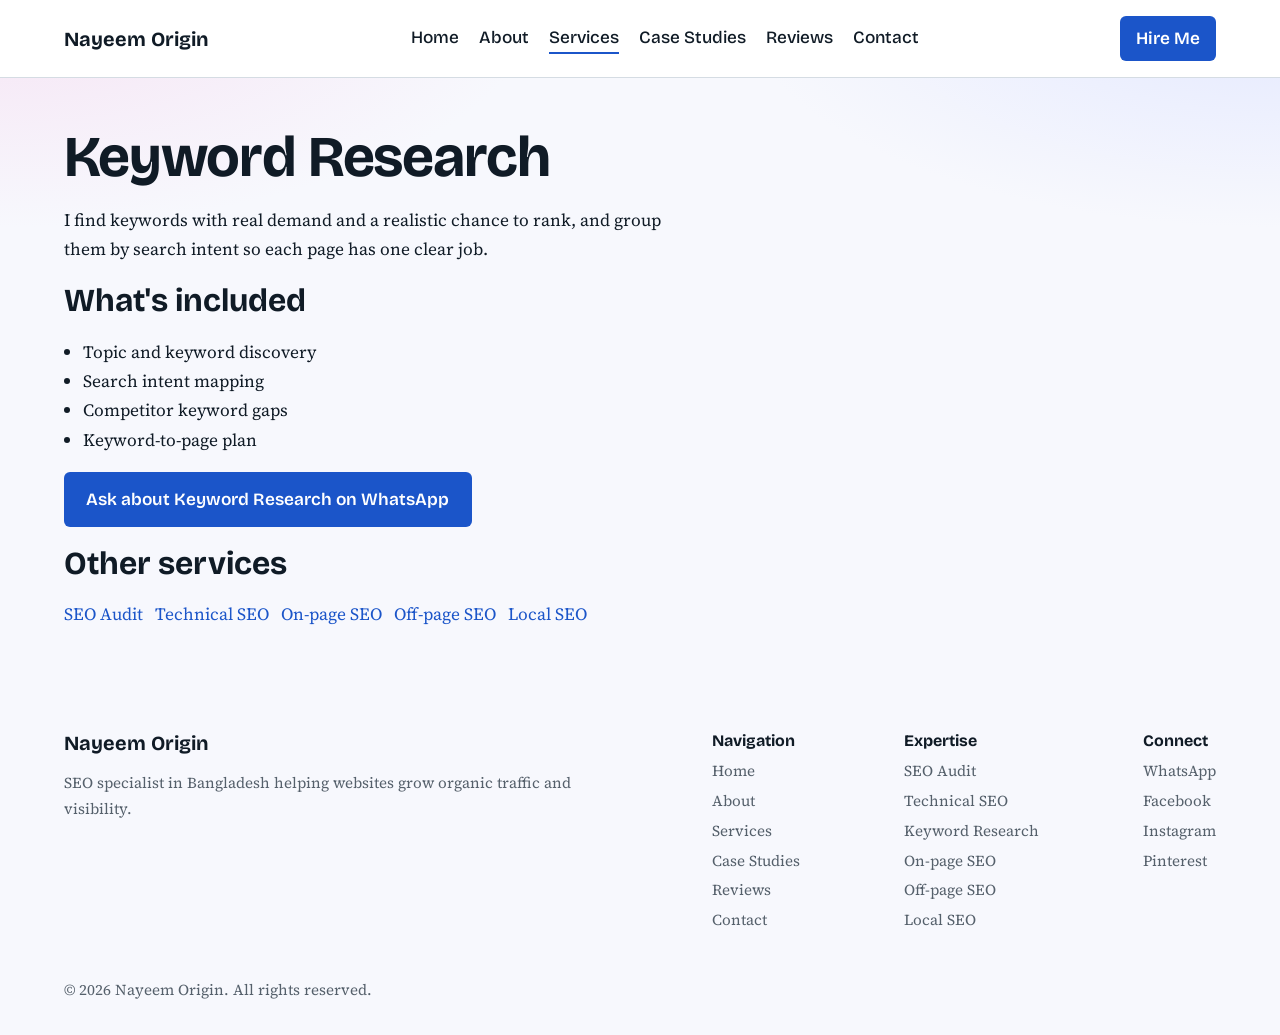
<file: keyword-research.html>
<!DOCTYPE html>
<html lang="en">
<head>
<meta charset="utf-8">
<meta name="viewport" content="width=device-width, initial-scale=1">
<title>Keyword Research Services | Nayeem Origin</title>
<meta name="description" content="Find the searches your customers actually make. I find keywords with real demand and a realistic chance to rank, and group them by search intent so each page ">
<meta property="og:title" content="Keyword Research Services | Nayeem Origin">
<meta property="og:description" content="Find the searches your customers actually make. I find keywords with real demand and a realistic chance to rank, and group them by search intent so each page ">
<meta property="og:type" content="website">
<link rel="preconnect" href="https://fonts.googleapis.com"><link rel="preconnect" href="https://fonts.gstatic.com" crossorigin><link href="https://fonts.googleapis.com/css2?family=Bricolage+Grotesque:wght@500;600;700&family=Source+Serif+4:wght@400;600&display=swap" rel="stylesheet">
<link rel="stylesheet" href="style.css">
</head>
<body>
<header><div class="wrap"><a class="logo" href="index.html">Nayeem Origin</a><nav aria-label="Main"><a href="index.html">Home</a><a href="about.html">About</a><a href="services.html" aria-current="page">Services</a><a href="case-studies.html">Case Studies</a><a href="reviews.html">Reviews</a><a href="contact.html">Contact</a></nav><a class="btn sm" href="https://wa.me/8801758536741">Hire Me</a></div></header>
<main><div class="wrap">
<section><h1>Keyword Research</h1><p>I find keywords with real demand and a realistic chance to rank, and group them by search intent so each page has one clear job.</p><h2>What's included</h2><ul class="tick"><li>Topic and keyword discovery</li><li>Search intent mapping</li><li>Competitor keyword gaps</li><li>Keyword-to-page plan</li></ul>
<p><a class="btn" href="https://wa.me/8801758536741">Ask about Keyword Research on WhatsApp</a></p>
<h2>Other services</h2><p><a href="seo-audit.html">SEO Audit</a> &nbsp; <a href="technical-seo.html">Technical SEO</a> &nbsp; <a href="on-page-seo.html">On-page SEO</a> &nbsp; <a href="off-page-seo.html">Off-page SEO</a> &nbsp; <a href="local-seo.html">Local SEO</a></p></section>
</div></main>
<footer><div class="wrap fcols">
<div><a class="logo" href="index.html">Nayeem Origin</a><p>SEO specialist in Bangladesh helping websites grow organic traffic and visibility.</p></div>
<div><h3>Navigation</h3><a href="index.html">Home</a><a href="about.html">About</a><a href="services.html">Services</a><a href="case-studies.html">Case Studies</a><a href="reviews.html">Reviews</a><a href="contact.html">Contact</a></div>
<div><h3>Expertise</h3><a href="seo-audit.html">SEO Audit</a><a href="technical-seo.html">Technical SEO</a><a href="keyword-research.html">Keyword Research</a><a href="on-page-seo.html">On-page SEO</a><a href="off-page-seo.html">Off-page SEO</a><a href="local-seo.html">Local SEO</a></div>
<div><h3>Connect</h3><a href="https://wa.me/8801758536741">WhatsApp</a><a href="https://www.facebook.com/nayeemorigin">Facebook</a><a href="https://www.instagram.com/nayeemorigin">Instagram</a><a href="https://www.pinterest.com/nayeemorigin/">Pinterest</a></div>
</div><div class="wrap copy">&copy; 2026 Nayeem Origin. All rights reserved.</div></footer>
</body>
</html>
</file>
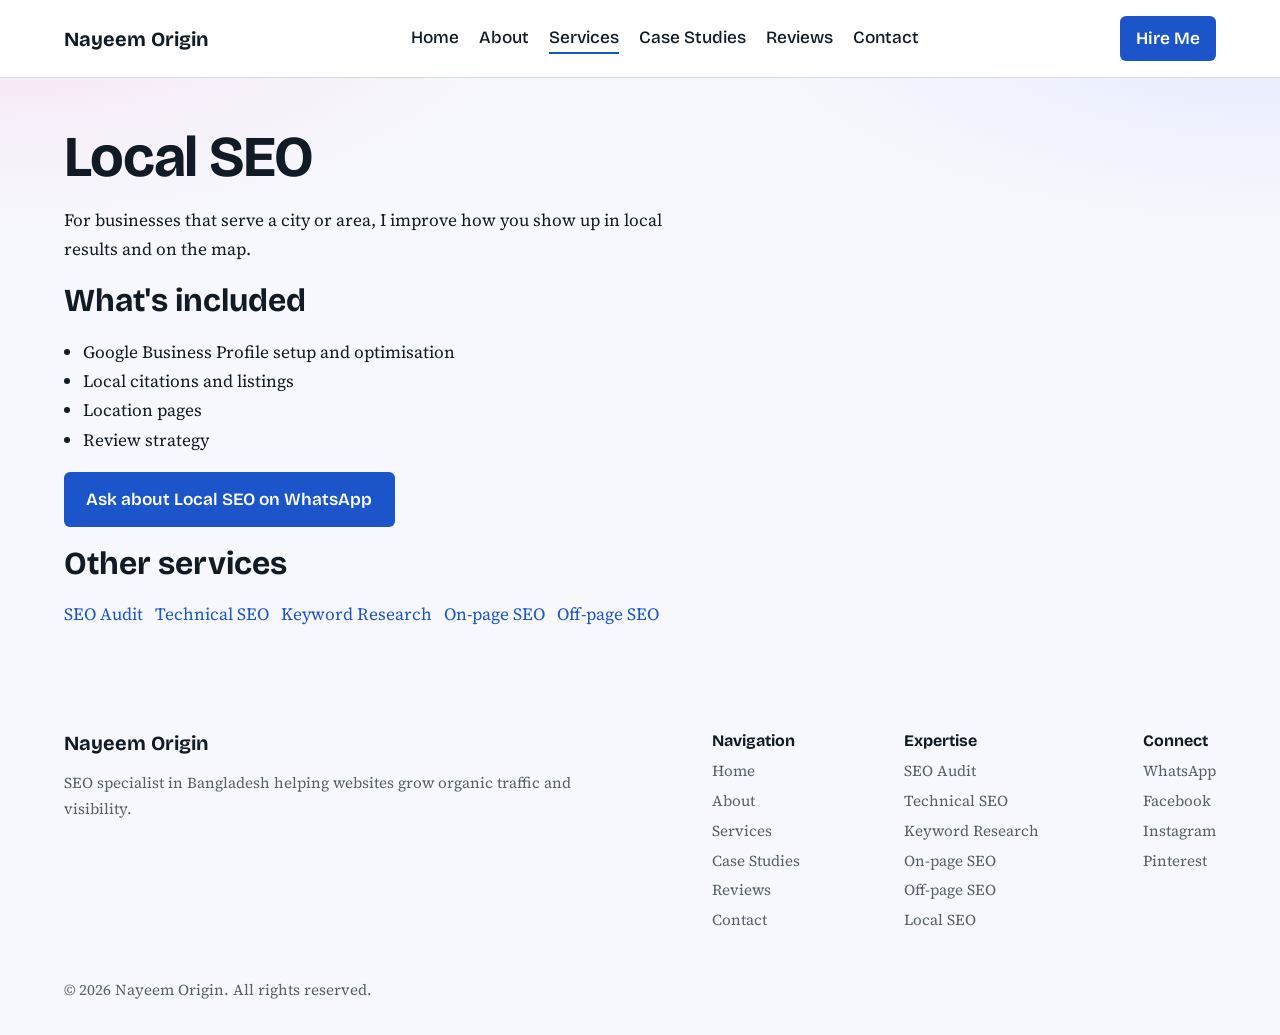
<file: local-seo.html>
<!DOCTYPE html>
<html lang="en">
<head>
<meta charset="utf-8">
<meta name="viewport" content="width=device-width, initial-scale=1">
<title>Local SEO Services | Nayeem Origin</title>
<meta name="description" content="Get found by people searching near you. For businesses that serve a city or area, I improve how you show up in local results and on the map.">
<meta property="og:title" content="Local SEO Services | Nayeem Origin">
<meta property="og:description" content="Get found by people searching near you. For businesses that serve a city or area, I improve how you show up in local results and on the map.">
<meta property="og:type" content="website">
<link rel="preconnect" href="https://fonts.googleapis.com"><link rel="preconnect" href="https://fonts.gstatic.com" crossorigin><link href="https://fonts.googleapis.com/css2?family=Bricolage+Grotesque:wght@500;600;700&family=Source+Serif+4:wght@400;600&display=swap" rel="stylesheet">
<link rel="stylesheet" href="style.css">
</head>
<body>
<header><div class="wrap"><a class="logo" href="index.html">Nayeem Origin</a><nav aria-label="Main"><a href="index.html">Home</a><a href="about.html">About</a><a href="services.html" aria-current="page">Services</a><a href="case-studies.html">Case Studies</a><a href="reviews.html">Reviews</a><a href="contact.html">Contact</a></nav><a class="btn sm" href="https://wa.me/8801758536741">Hire Me</a></div></header>
<main><div class="wrap">
<section><h1>Local SEO</h1><p>For businesses that serve a city or area, I improve how you show up in local results and on the map.</p><h2>What's included</h2><ul class="tick"><li>Google Business Profile setup and optimisation</li><li>Local citations and listings</li><li>Location pages</li><li>Review strategy</li></ul>
<p><a class="btn" href="https://wa.me/8801758536741">Ask about Local SEO on WhatsApp</a></p>
<h2>Other services</h2><p><a href="seo-audit.html">SEO Audit</a> &nbsp; <a href="technical-seo.html">Technical SEO</a> &nbsp; <a href="keyword-research.html">Keyword Research</a> &nbsp; <a href="on-page-seo.html">On-page SEO</a> &nbsp; <a href="off-page-seo.html">Off-page SEO</a></p></section>
</div></main>
<footer><div class="wrap fcols">
<div><a class="logo" href="index.html">Nayeem Origin</a><p>SEO specialist in Bangladesh helping websites grow organic traffic and visibility.</p></div>
<div><h3>Navigation</h3><a href="index.html">Home</a><a href="about.html">About</a><a href="services.html">Services</a><a href="case-studies.html">Case Studies</a><a href="reviews.html">Reviews</a><a href="contact.html">Contact</a></div>
<div><h3>Expertise</h3><a href="seo-audit.html">SEO Audit</a><a href="technical-seo.html">Technical SEO</a><a href="keyword-research.html">Keyword Research</a><a href="on-page-seo.html">On-page SEO</a><a href="off-page-seo.html">Off-page SEO</a><a href="local-seo.html">Local SEO</a></div>
<div><h3>Connect</h3><a href="https://wa.me/8801758536741">WhatsApp</a><a href="https://www.facebook.com/nayeemorigin">Facebook</a><a href="https://www.instagram.com/nayeemorigin">Instagram</a><a href="https://www.pinterest.com/nayeemorigin/">Pinterest</a></div>
</div><div class="wrap copy">&copy; 2026 Nayeem Origin. All rights reserved.</div></footer>
</body>
</html>
</file>
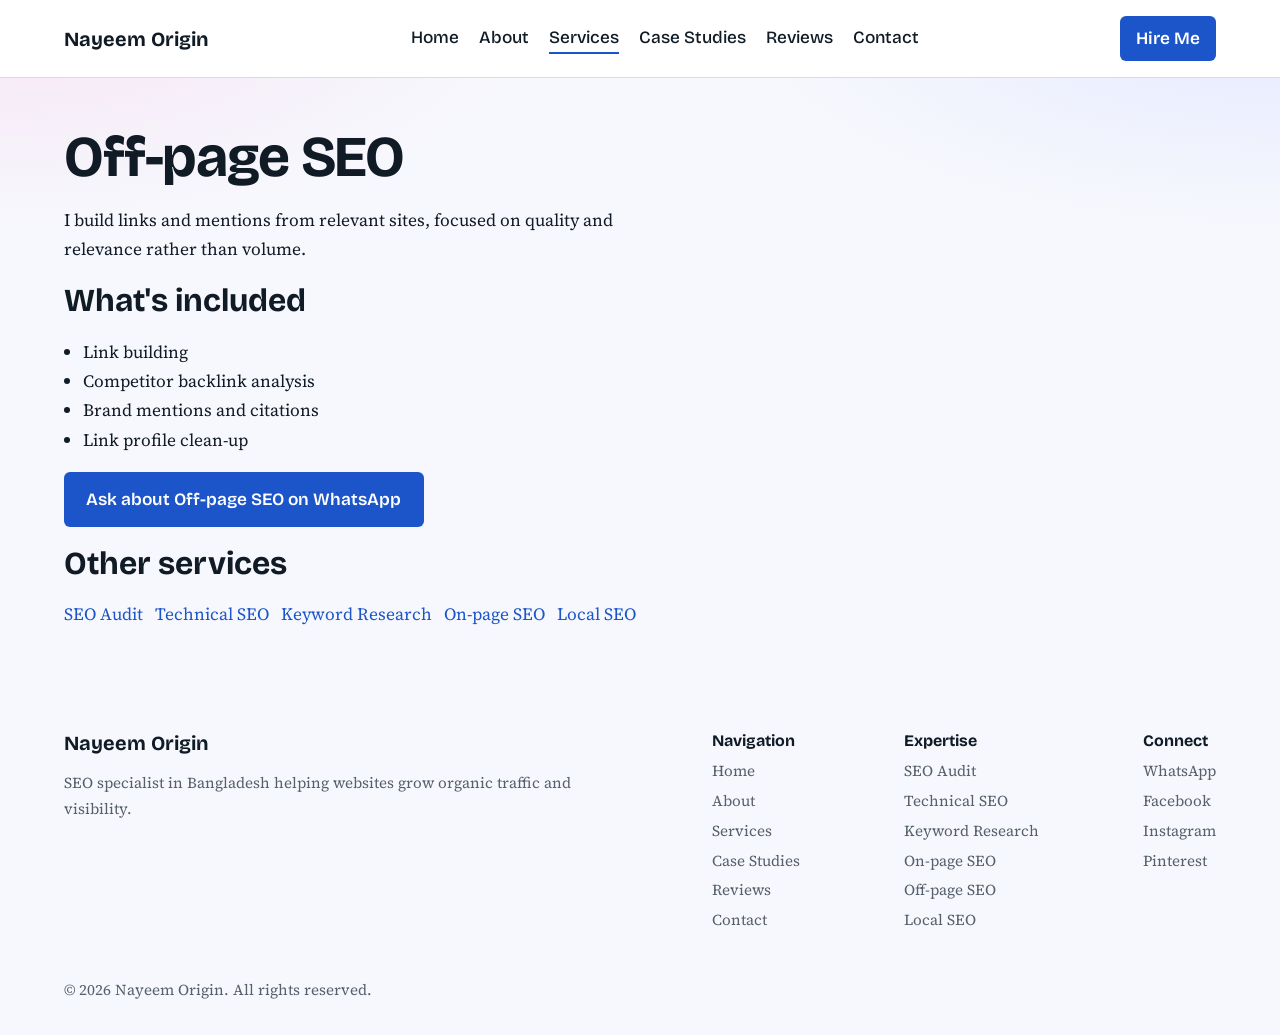
<file: off-page-seo.html>
<!DOCTYPE html>
<html lang="en">
<head>
<meta charset="utf-8">
<meta name="viewport" content="width=device-width, initial-scale=1">
<title>Off-page SEO Services | Nayeem Origin</title>
<meta name="description" content="Build trust and authority beyond your own website. I build links and mentions from relevant sites, focused on quality and relevance rather than volume.">
<meta property="og:title" content="Off-page SEO Services | Nayeem Origin">
<meta property="og:description" content="Build trust and authority beyond your own website. I build links and mentions from relevant sites, focused on quality and relevance rather than volume.">
<meta property="og:type" content="website">
<link rel="preconnect" href="https://fonts.googleapis.com"><link rel="preconnect" href="https://fonts.gstatic.com" crossorigin><link href="https://fonts.googleapis.com/css2?family=Bricolage+Grotesque:wght@500;600;700&family=Source+Serif+4:wght@400;600&display=swap" rel="stylesheet">
<link rel="stylesheet" href="style.css">
</head>
<body>
<header><div class="wrap"><a class="logo" href="index.html">Nayeem Origin</a><nav aria-label="Main"><a href="index.html">Home</a><a href="about.html">About</a><a href="services.html" aria-current="page">Services</a><a href="case-studies.html">Case Studies</a><a href="reviews.html">Reviews</a><a href="contact.html">Contact</a></nav><a class="btn sm" href="https://wa.me/8801758536741">Hire Me</a></div></header>
<main><div class="wrap">
<section><h1>Off-page SEO</h1><p>I build links and mentions from relevant sites, focused on quality and relevance rather than volume.</p><h2>What's included</h2><ul class="tick"><li>Link building</li><li>Competitor backlink analysis</li><li>Brand mentions and citations</li><li>Link profile clean-up</li></ul>
<p><a class="btn" href="https://wa.me/8801758536741">Ask about Off-page SEO on WhatsApp</a></p>
<h2>Other services</h2><p><a href="seo-audit.html">SEO Audit</a> &nbsp; <a href="technical-seo.html">Technical SEO</a> &nbsp; <a href="keyword-research.html">Keyword Research</a> &nbsp; <a href="on-page-seo.html">On-page SEO</a> &nbsp; <a href="local-seo.html">Local SEO</a></p></section>
</div></main>
<footer><div class="wrap fcols">
<div><a class="logo" href="index.html">Nayeem Origin</a><p>SEO specialist in Bangladesh helping websites grow organic traffic and visibility.</p></div>
<div><h3>Navigation</h3><a href="index.html">Home</a><a href="about.html">About</a><a href="services.html">Services</a><a href="case-studies.html">Case Studies</a><a href="reviews.html">Reviews</a><a href="contact.html">Contact</a></div>
<div><h3>Expertise</h3><a href="seo-audit.html">SEO Audit</a><a href="technical-seo.html">Technical SEO</a><a href="keyword-research.html">Keyword Research</a><a href="on-page-seo.html">On-page SEO</a><a href="off-page-seo.html">Off-page SEO</a><a href="local-seo.html">Local SEO</a></div>
<div><h3>Connect</h3><a href="https://wa.me/8801758536741">WhatsApp</a><a href="https://www.facebook.com/nayeemorigin">Facebook</a><a href="https://www.instagram.com/nayeemorigin">Instagram</a><a href="https://www.pinterest.com/nayeemorigin/">Pinterest</a></div>
</div><div class="wrap copy">&copy; 2026 Nayeem Origin. All rights reserved.</div></footer>
</body>
</html>
</file>
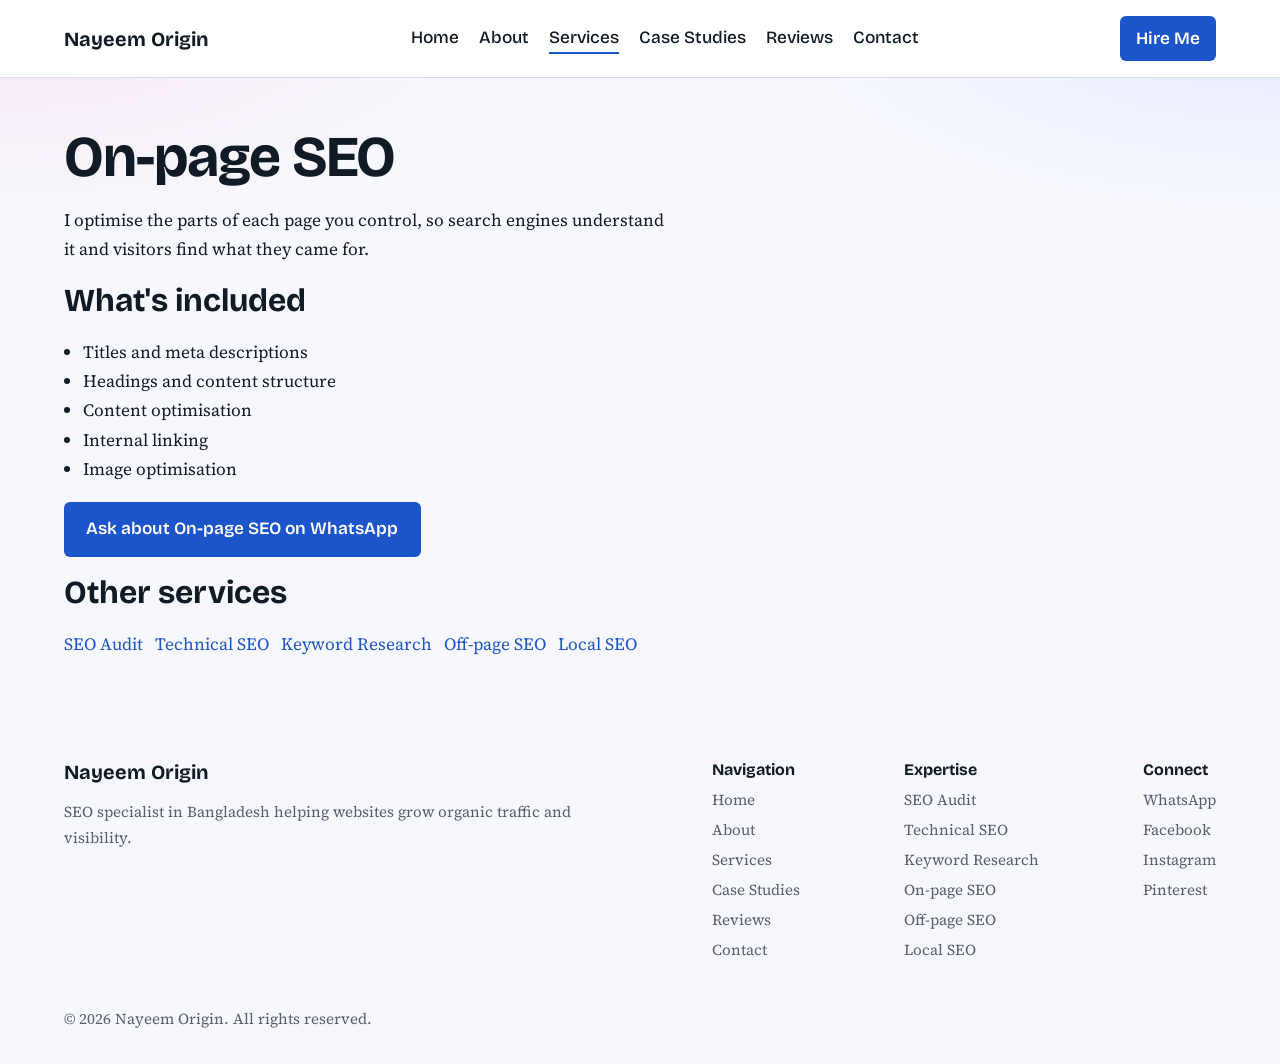
<file: on-page-seo.html>
<!DOCTYPE html>
<html lang="en">
<head>
<meta charset="utf-8">
<meta name="viewport" content="width=device-width, initial-scale=1">
<title>On-page SEO Services | Nayeem Origin</title>
<meta name="description" content="Make every page clear to Google and useful to readers. I optimise the parts of each page you control, so search engines understand it and visitors find what t">
<meta property="og:title" content="On-page SEO Services | Nayeem Origin">
<meta property="og:description" content="Make every page clear to Google and useful to readers. I optimise the parts of each page you control, so search engines understand it and visitors find what t">
<meta property="og:type" content="website">
<link rel="preconnect" href="https://fonts.googleapis.com"><link rel="preconnect" href="https://fonts.gstatic.com" crossorigin><link href="https://fonts.googleapis.com/css2?family=Bricolage+Grotesque:wght@500;600;700&family=Source+Serif+4:wght@400;600&display=swap" rel="stylesheet">
<link rel="stylesheet" href="style.css">
</head>
<body>
<header><div class="wrap"><a class="logo" href="index.html">Nayeem Origin</a><nav aria-label="Main"><a href="index.html">Home</a><a href="about.html">About</a><a href="services.html" aria-current="page">Services</a><a href="case-studies.html">Case Studies</a><a href="reviews.html">Reviews</a><a href="contact.html">Contact</a></nav><a class="btn sm" href="https://wa.me/8801758536741">Hire Me</a></div></header>
<main><div class="wrap">
<section><h1>On-page SEO</h1><p>I optimise the parts of each page you control, so search engines understand it and visitors find what they came for.</p><h2>What's included</h2><ul class="tick"><li>Titles and meta descriptions</li><li>Headings and content structure</li><li>Content optimisation</li><li>Internal linking</li><li>Image optimisation</li></ul>
<p><a class="btn" href="https://wa.me/8801758536741">Ask about On-page SEO on WhatsApp</a></p>
<h2>Other services</h2><p><a href="seo-audit.html">SEO Audit</a> &nbsp; <a href="technical-seo.html">Technical SEO</a> &nbsp; <a href="keyword-research.html">Keyword Research</a> &nbsp; <a href="off-page-seo.html">Off-page SEO</a> &nbsp; <a href="local-seo.html">Local SEO</a></p></section>
</div></main>
<footer><div class="wrap fcols">
<div><a class="logo" href="index.html">Nayeem Origin</a><p>SEO specialist in Bangladesh helping websites grow organic traffic and visibility.</p></div>
<div><h3>Navigation</h3><a href="index.html">Home</a><a href="about.html">About</a><a href="services.html">Services</a><a href="case-studies.html">Case Studies</a><a href="reviews.html">Reviews</a><a href="contact.html">Contact</a></div>
<div><h3>Expertise</h3><a href="seo-audit.html">SEO Audit</a><a href="technical-seo.html">Technical SEO</a><a href="keyword-research.html">Keyword Research</a><a href="on-page-seo.html">On-page SEO</a><a href="off-page-seo.html">Off-page SEO</a><a href="local-seo.html">Local SEO</a></div>
<div><h3>Connect</h3><a href="https://wa.me/8801758536741">WhatsApp</a><a href="https://www.facebook.com/nayeemorigin">Facebook</a><a href="https://www.instagram.com/nayeemorigin">Instagram</a><a href="https://www.pinterest.com/nayeemorigin/">Pinterest</a></div>
</div><div class="wrap copy">&copy; 2026 Nayeem Origin. All rights reserved.</div></footer>
</body>
</html>
</file>
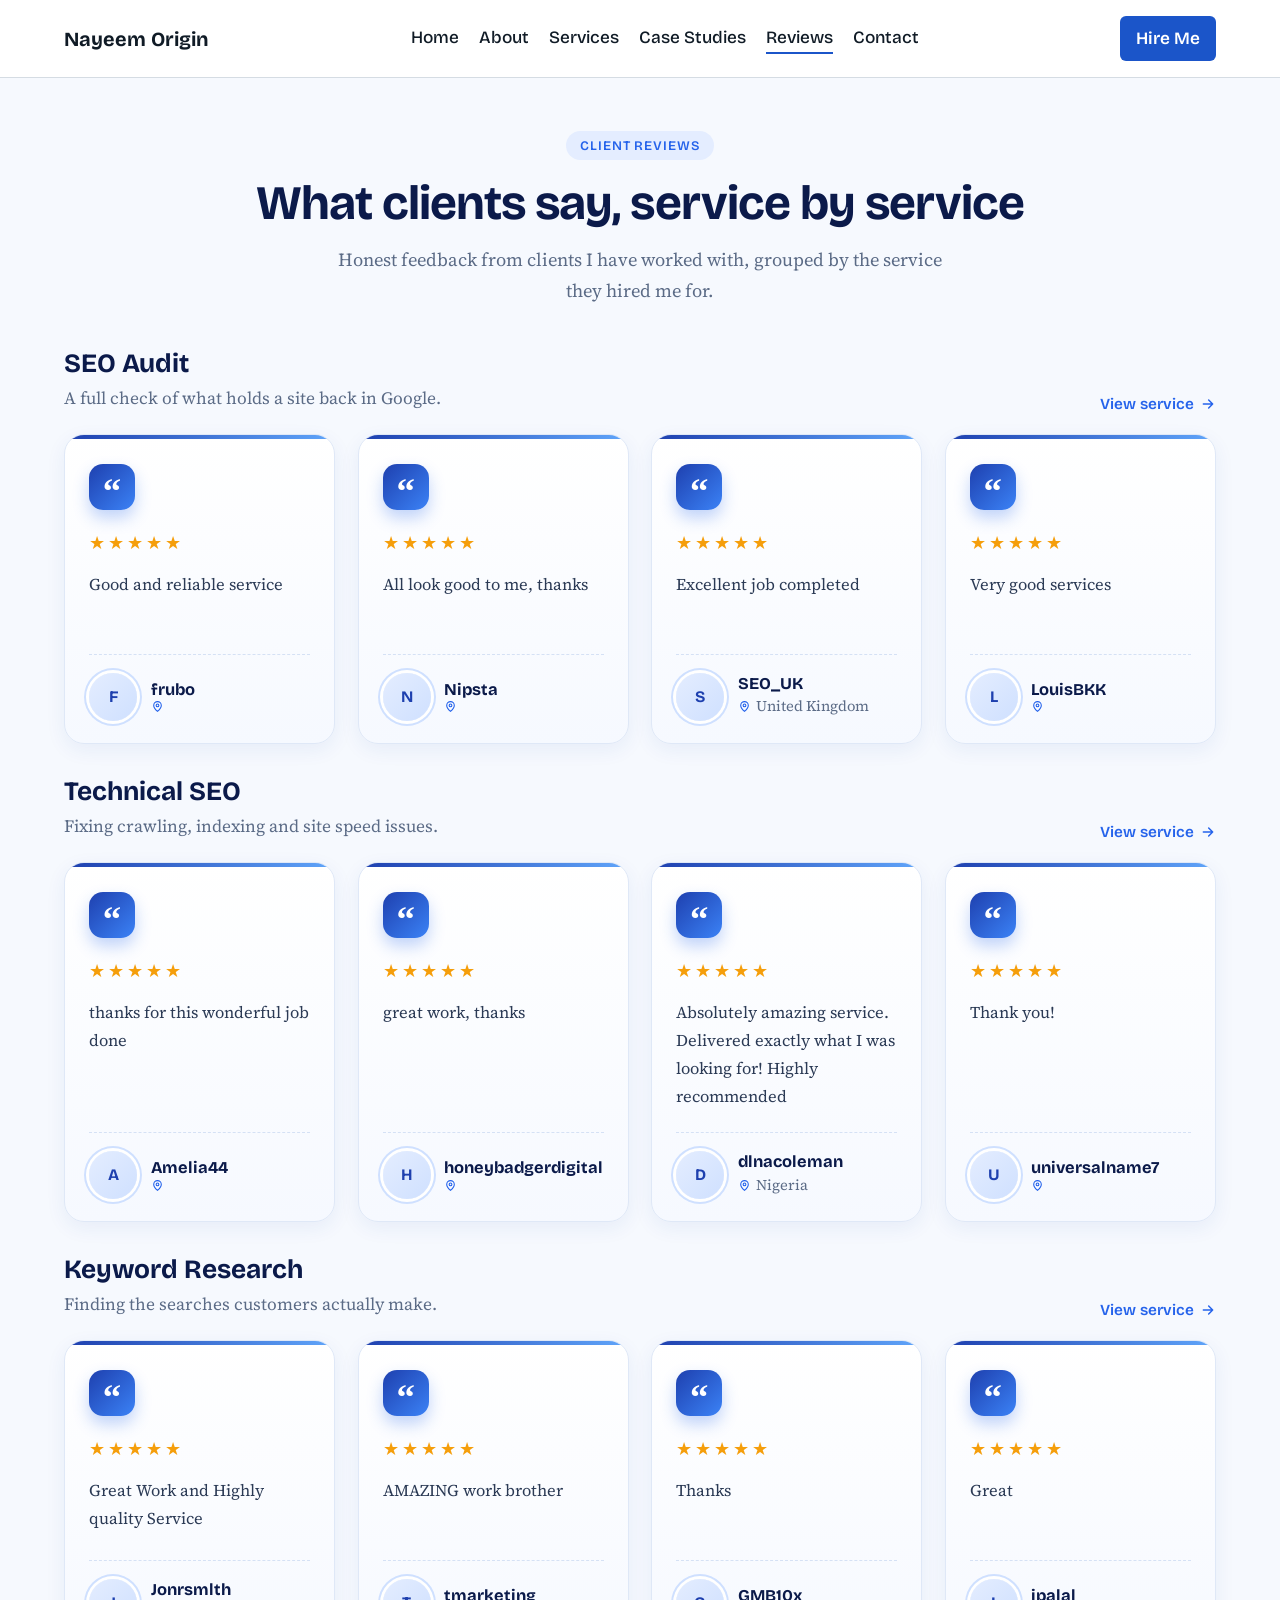
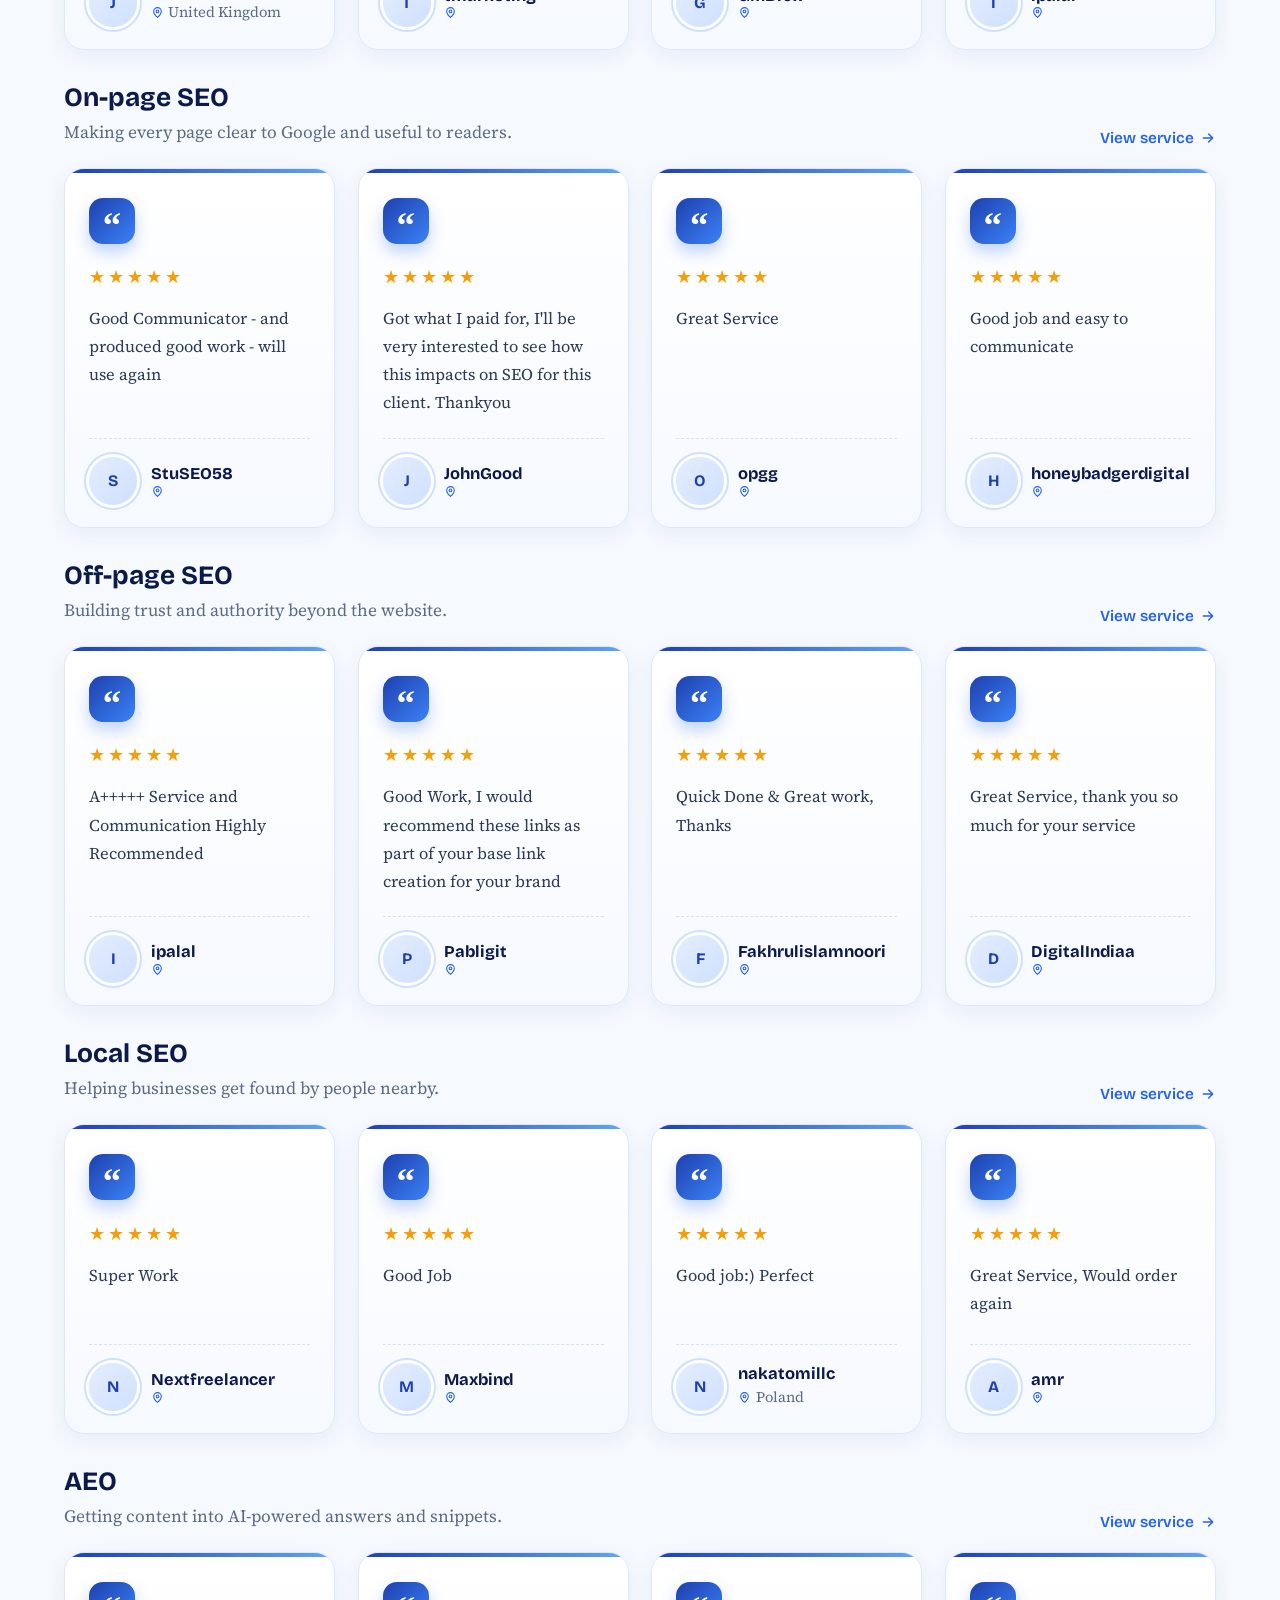
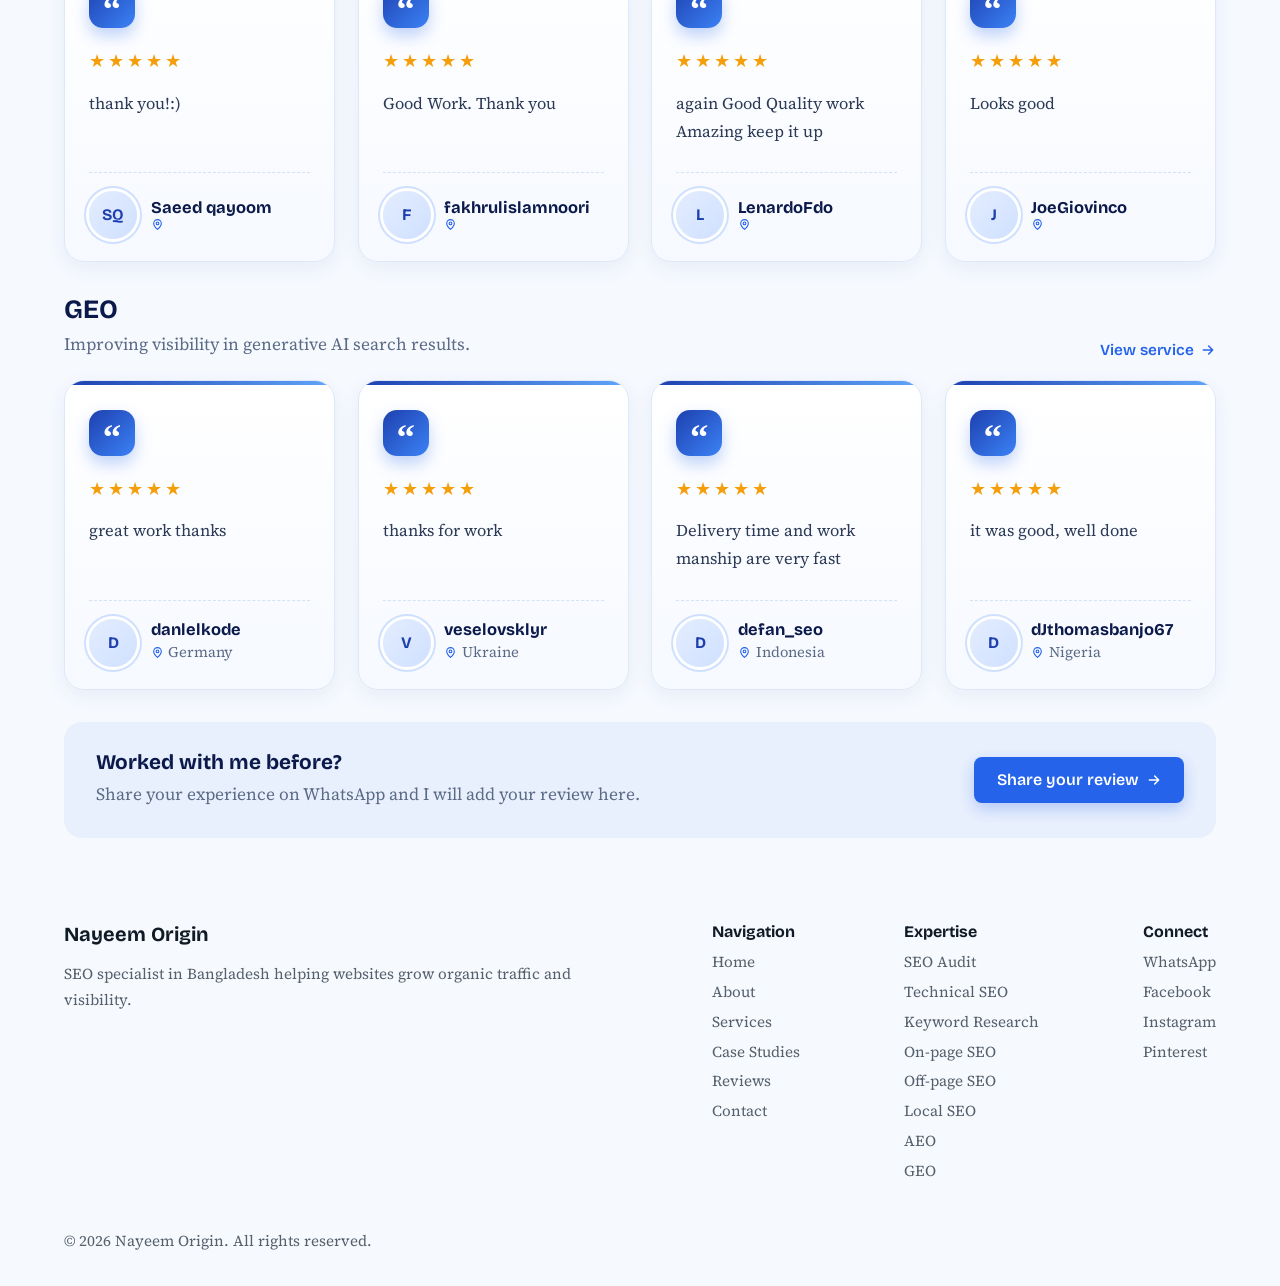
<file: reviews.html>
<!DOCTYPE html>
<html lang="en">
<head>
<meta charset="utf-8">
<meta name="viewport" content="width=device-width, initial-scale=1">
<title>Client Reviews | Nayeem Origin</title>
<meta name="description" content="Reviews from clients who have worked with Nayeem Origin, grouped by SEO service.">
<meta property="og:title" content="Client Reviews | Nayeem Origin">
<meta property="og:description" content="Reviews from clients who have worked with Nayeem Origin, grouped by SEO service.">
<meta property="og:type" content="website">
<link rel="preconnect" href="https://fonts.googleapis.com"><link rel="preconnect" href="https://fonts.gstatic.com" crossorigin><link href="https://fonts.googleapis.com/css2?family=Bricolage+Grotesque:wght@500;600;700&family=Source+Serif+4:wght@400;600&display=swap" rel="stylesheet">
<link rel="stylesheet" href="style.css">
<style>
body{background:#f6f9fe!important}
header{background:#fff!important}
a,a:hover{text-decoration:none!important}
.rv-head{text-align:center;padding:3.2rem 0 2.6rem}
.rv-kicker{display:inline-block;font:600 .82rem "Bricolage Grotesque",sans-serif;letter-spacing:.07em;text-transform:uppercase;color:#2563eb;background:#e4edff;padding:.4rem .9rem;border-radius:999px;margin-bottom:1rem}
.rv-head h1{margin:0 0 .8rem;color:#0b1a4a;font-size:clamp(2rem,4.4vw,3rem);line-height:1.15}
.rv-head p{margin:0 auto;max-width:640px;color:#5b6b86;font-size:1.15rem}
/* step-by-step flow */
.rv-flow{position:relative}
.rv-step{position:relative;padding:0!important;margin-bottom:2rem}
.rv-sh{display:flex;align-items:flex-end;justify-content:space-between;flex-wrap:wrap;gap:.6rem 1rem;margin-bottom:1.3rem}
.rv-sh h2{margin:0;color:#0b1a4a;font-size:1.65rem;line-height:1.2}
.rv-sh p{margin:.25rem 0 0;max-width:none;color:#5b6b86}
.rv-link{display:inline-flex;align-items:center;gap:.4rem;color:#2563eb;font:600 .96rem "Bricolage Grotesque",sans-serif}
.rv-link svg{width:16px;height:16px;fill:none;stroke:#2563eb;stroke-width:2.2;stroke-linecap:round;stroke-linejoin:round;transition:transform .2s}
.rv-link:hover svg{transform:translateX(4px)}
/* 4 cards in a row */
.rv-row{display:grid;grid-template-columns:repeat(4,1fr);gap:1.4rem}
.rv-card{position:relative;display:flex;flex-direction:column;min-height:310px;overflow:hidden;background:linear-gradient(180deg,#fff 0%,#f6f9ff 100%);border:1px solid #dfe8f7;border-radius:20px;padding:1.8rem 1.5rem 1.4rem;box-shadow:0 6px 20px rgba(30,64,175,.07);opacity:0;transition:transform .25s ease,box-shadow .25s ease,border-color .25s ease}
.rv-card::before{content:"";position:absolute;left:0;right:0;top:0;height:4px;background:linear-gradient(90deg,#1e40af,#60a5fa)}
.rv-card.in{opacity:1;animation:rvUp .7s ease var(--d,0s) backwards}
@keyframes rvUp{from{opacity:0;transform:translateY(28px)}to{opacity:1;transform:none}}
.rv-card:hover{transform:translateY(-6px);box-shadow:0 18px 36px rgba(30,64,175,.16);border-color:#b5cbf5}
.rv-top{display:flex;align-items:center;justify-content:space-between;margin-bottom:1.1rem}
.rv-qb{width:46px;height:46px;border-radius:14px;display:grid;place-items:center;padding-top:.55rem;background:linear-gradient(135deg,#1e40af,#3b82f6);color:#fff;font:700 2.3rem/1 Georgia,serif;box-shadow:0 8px 16px rgba(37,99,235,.28)}
.rv-sample{font:600 .64rem "Bricolage Grotesque",sans-serif;letter-spacing:.06em;text-transform:uppercase;color:#92400e;background:#fef3c7;padding:.22rem .55rem;border-radius:999px}
.rv-stars{color:#f59e0b;font-size:1.15rem;letter-spacing:3px;margin:0 0 .8rem}
.rv-text{margin:0 0 1.3rem;max-width:none;flex:1;color:#2b3a55;font-size:1.03rem;line-height:1.7}
.rv-foot{display:flex;align-items:center;gap:.85rem;padding-top:1.1rem;border-top:1px dashed #d5e1f5}
.rv-avatar{width:48px;height:48px;flex:none;border-radius:50%;display:grid;place-items:center;background:linear-gradient(135deg,#e4edff,#cfe0ff);color:#1e40af;font:700 1rem "Bricolage Grotesque",sans-serif;box-shadow:0 0 0 3px #fff,0 0 0 5px #cfe0ff}
.rv-who{min-width:0}
.rv-who b{display:block;color:#0b1a4a;font:700 1.03rem "Bricolage Grotesque",sans-serif}
.rv-who i{display:flex;align-items:center;gap:.3rem;font-style:normal;color:#5b6b86;font-size:.92rem;margin-top:.1rem}
.rv-who svg{width:13px;height:13px;flex:none;fill:none;stroke:#2563eb;stroke-width:2;stroke-linecap:round;stroke-linejoin:round}
@media(prefers-reduced-motion:reduce){.rv-card{opacity:1}.rv-card.in{animation:none}.rv-card:hover{transform:none}}
.rv-cta{display:flex;align-items:center;justify-content:space-between;gap:1.5rem;margin:1rem 0 3rem;padding:1.8rem 2rem;background:#e9f0fd;border-radius:18px}
.rv-cta h2{margin:0 0 .25rem;color:#0b1a4a;font-size:1.3rem}
.rv-cta p{margin:0;max-width:none;color:#5b6b86}
.rv-btn{display:inline-flex;align-items:center;gap:.5rem;background:#2563eb;color:#fff!important;font:600 1rem "Bricolage Grotesque",sans-serif;padding:.85rem 1.4rem;border-radius:8px;white-space:nowrap;box-shadow:0 6px 16px rgba(37,99,235,.28)}
.rv-btn:hover{background:#1d4ed8}
.rv-btn svg{width:16px;height:16px;fill:none;stroke:#fff;stroke-width:2.2;stroke-linecap:round;stroke-linejoin:round}
@media(max-width:1100px){.rv-row{grid-template-columns:repeat(2,1fr)}}
@media(max-width:640px){.rv-sh h2{font-size:1.4rem}.rv-row{grid-template-columns:1fr}.rv-cta{flex-direction:column;align-items:flex-start;padding:1.4rem}.rv-head{padding-top:2.2rem}.rv-card{min-height:0}}
</style>
</head>
<body>
<header><div class="wrap"><a class="logo" href="index.html">Nayeem Origin</a><nav aria-label="Main"><a href="index.html">Home</a><a href="about.html">About</a><a href="services.html">Services</a><a href="case-studies.html">Case Studies</a><a href="reviews.html" aria-current="page">Reviews</a><a href="contact.html">Contact</a></nav><a class="btn sm" href="https://wa.me/8801758536741">Hire Me</a></div></header>
<main><div class="wrap">
<section class="rv-head">
<span class="rv-kicker">Client Reviews</span>
<h1>What clients say, service by service</h1>
<p>Honest feedback from clients I have worked with, grouped by the service they hired me for.</p>
</section>
<div class="rv-flow" id="flow"></div>
<section class="rv-cta">
<div><h2>Worked with me before?</h2><p>Share your experience on WhatsApp and I will add your review here.</p></div>
<a class="rv-btn" href="https://wa.me/8801758536741">Share your review <svg viewBox="0 0 24 24"><path d="M5 12h14M13 6l6 6-6 6"/></svg></a>
</section>
</div></main>
<footer><div class="wrap fcols">
<div><a class="logo" href="index.html">Nayeem Origin</a><p>SEO specialist in Bangladesh helping websites grow organic traffic and visibility.</p></div>
<div><h3>Navigation</h3><a href="index.html">Home</a><a href="about.html">About</a><a href="services.html">Services</a><a href="case-studies.html">Case Studies</a><a href="reviews.html">Reviews</a><a href="contact.html">Contact</a></div>
<div><h3>Expertise</h3><a href="seo-audit.html">SEO Audit</a><a href="technical-seo.html">Technical SEO</a><a href="keyword-research.html">Keyword Research</a><a href="on-page-seo.html">On-page SEO</a><a href="off-page-seo.html">Off-page SEO</a><a href="local-seo.html">Local SEO</a><a href="aeo.html">AEO</a><a href="geo.html">GEO</a></div>
<div><h3>Connect</h3><a href="https://wa.me/8801758536741">WhatsApp</a><a href="https://www.facebook.com/nayeemorigin">Facebook</a><a href="https://www.instagram.com/nayeemorigin">Instagram</a><a href="https://www.pinterest.com/nayeemorigin/">Pinterest</a></div>
</div><div class="wrap copy">&copy; 2026 Nayeem Origin. All rights reserved.</div></footer>
<script>
/* =====================================================================
   HOW TO ADD A REAL REVIEW
   Each service below has 4 slots. Replace S (the sample) with a real review:
     {t:"The client's review text", n:"Client Name", c:"Country"}
   Delete a slot to show fewer cards. Only use reviews clients allowed you to share.
   ===================================================================== */
var S={t:"Replace this with a real client review.",n:"Client Name",c:"Country",s:1};
var SERVICES=[
{name:"SEO Audit",desc:"A full check of what holds a site back in Google.",url:"seo-audit.html",r:[{t:"Good and reliable service",n:"frubo",c:""},{t:"All look good to me, thanks",n:"Nipsta",c:""},{t:"Excellent job completed",n:"SEO_UK",c:"United Kingdom"},{t:"Very good services",n:"LouisBKK",c:""}]},
{name:"Technical SEO",desc:"Fixing crawling, indexing and site speed issues.",url:"technical-seo.html",r:[{t:"thanks for this wonderful job done",n:"Amelia44",c:""},{t:"great work, thanks",n:"honeybadgerdigital",c:""},{t:"Absolutely amazing service. Delivered exactly what I was looking for! Highly recommended",n:"dlnacoleman",c:"Nigeria"},{t:"Thank you!",n:"universalname7",c:""}]},
{name:"Keyword Research",desc:"Finding the searches customers actually make.",url:"keyword-research.html",r:[{t:"Great Work and Highly quality Service",n:"Jonrsmlth",c:"United Kingdom"},{t:"AMAZING work brother",n:"tmarketing",c:""},{t:"Thanks",n:"GMB10x",c:""},{t:"Great",n:"ipalal",c:""}]},
{name:"On-page SEO",desc:"Making every page clear to Google and useful to readers.",url:"on-page-seo.html",r:[{t:"Good Communicator - and produced good work - will use again",n:"StuSEO58",c:""},{t:"Got what I paid for, I'll be very interested to see how this impacts on SEO for this client. Thankyou",n:"JohnGood",c:""},{t:"Great Service",n:"opgg",c:""},{t:"Good job and easy to communicate",n:"honeybadgerdigital",c:""}]},
{name:"Off-page SEO",desc:"Building trust and authority beyond the website.",url:"off-page-seo.html",r:[{t:"A+++++ Service and Communication Highly Recommended",n:"ipalal",c:""},{t:"Good Work, I would recommend these links as part of your base link creation for your brand",n:"Pabligit",c:""},{t:"Quick Done & Great work, Thanks",n:"Fakhrulislamnoori",c:""},{t:"Great Service, thank you so much for your service",n:"DigitalIndiaa",c:""}]},
{name:"Local SEO",desc:"Helping businesses get found by people nearby.",url:"local-seo.html",r:[{t:"Super Work",n:"Nextfreelancer",c:""},{t:"Good Job",n:"Maxbind",c:""},{t:"Good job:) Perfect",n:"nakatomillc",c:"Poland"},{t:"Great Service, Would order again",n:"amr",c:""}]},
{name:"AEO",desc:"Getting content into AI-powered answers and snippets.",url:"aeo.html",r:[{t:"thank you!:)",n:"Saeed qayoom",c:""},{t:"Good Work. Thank you",n:"fakhrulislamnoori",c:""},{t:"again Good Quality work Amazing keep it up",n:"LenardoFdo",c:""},{t:"Looks good",n:"JoeGiovinco",c:""}]},
{name:"GEO",desc:"Improving visibility in generative AI search results.",url:"geo.html",r:[{t:"great work thanks",n:"danlelkode",c:"Germany"},{t:"thanks for work",n:"veselovsklyr",c:"Ukraine"},{t:"Delivery time and work manship are very fast",n:"defan_seo",c:"Indonesia"},{t:"it was good, well done",n:"dJthomasbanjo67",c:"Nigeria"}]}];
function esc(x){return String(x).replace(/[&<>"]/g,function(c){return{"&":"&amp;","<":"&lt;",">":"&gt;",'"':"&quot;"}[c]})}
function ini(n){return n.split(/\s+/).map(function(w){return w[0]||""}).join("").slice(0,2).toUpperCase()}
var pin='<svg viewBox="0 0 24 24"><path d="M12 21s7-6.1 7-11a7 7 0 1 0-14 0c0 4.9 7 11 7 11z"/><circle cx="12" cy="10" r="2.5"/></svg>';
var arrow='<svg viewBox="0 0 24 24"><path d="M5 12h14M13 6l6 6-6 6"/></svg>';
document.getElementById("flow").innerHTML=SERVICES.map(function(v){
  var cards=v.r.map(function(r){
    return '<article class="rv-card">'+
    '<div class="rv-top"><span class="rv-qb">\u201C</span>'+(r.s?'<span class="rv-sample">Sample</span>':'')+'</div>'+
    '<div class="rv-stars" aria-label="5 out of 5 stars">\u2605\u2605\u2605\u2605\u2605</div>'+
    '<p class="rv-text">'+esc(r.t)+'</p>'+
    '<div class="rv-foot"><span class="rv-avatar">'+esc(ini(r.n))+'</span><span class="rv-who"><b>'+esc(r.n)+'</b><i>'+pin+esc(r.c)+'</i></span></div></article>';
  }).join("");
  return '<section class="rv-step"><div class="rv-sh"><div><h2>'+esc(v.name)+'</h2><p>'+esc(v.desc)+'</p></div>'+
    '<a class="rv-link" href="'+v.url+'">View service '+arrow+'</a></div>'+
    '<div class="rv-row">'+cards+'</div></section>';
}).join("");
/* simple fade-up when cards scroll into view */
var rm=window.matchMedia("(prefers-reduced-motion: reduce)").matches;
document.querySelectorAll(".rv-row").forEach(function(row){
  var cs=row.querySelectorAll(".rv-card");
  cs.forEach(function(c,i){c.style.setProperty("--d",(i*0.1)+"s")});
  function show(){cs.forEach(function(c){c.classList.add("in")})}
  if("IntersectionObserver" in window&&!rm){
    new IntersectionObserver(function(es,o){es.forEach(function(e){if(e.isIntersecting){show();o.disconnect()}})},{threshold:.15}).observe(row);
  }else{show()}
});
</script>
</body>
</html>
</file>
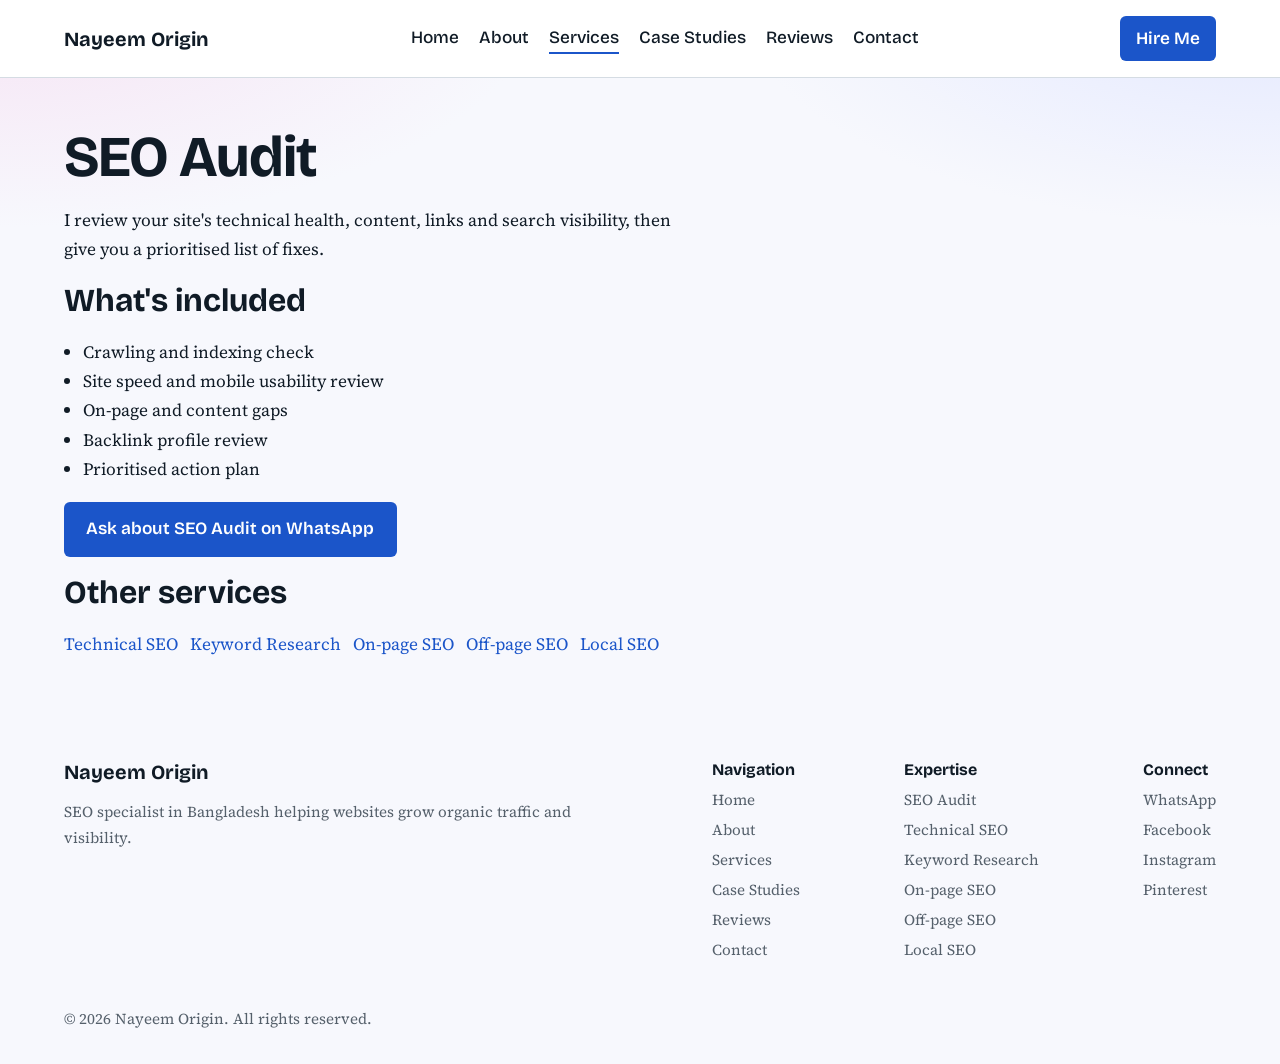
<file: seo-audit.html>
<!DOCTYPE html>
<html lang="en">
<head>
<meta charset="utf-8">
<meta name="viewport" content="width=device-width, initial-scale=1">
<title>SEO Audit Services | Nayeem Origin</title>
<meta name="description" content="A full check of what holds your site back in Google. I review your site's technical health, content, links and search visibility, then give you a prioritised ">
<meta property="og:title" content="SEO Audit Services | Nayeem Origin">
<meta property="og:description" content="A full check of what holds your site back in Google. I review your site's technical health, content, links and search visibility, then give you a prioritised ">
<meta property="og:type" content="website">
<link rel="preconnect" href="https://fonts.googleapis.com"><link rel="preconnect" href="https://fonts.gstatic.com" crossorigin><link href="https://fonts.googleapis.com/css2?family=Bricolage+Grotesque:wght@500;600;700&family=Source+Serif+4:wght@400;600&display=swap" rel="stylesheet">
<link rel="stylesheet" href="style.css">
</head>
<body>
<header><div class="wrap"><a class="logo" href="index.html">Nayeem Origin</a><nav aria-label="Main"><a href="index.html">Home</a><a href="about.html">About</a><a href="services.html" aria-current="page">Services</a><a href="case-studies.html">Case Studies</a><a href="reviews.html">Reviews</a><a href="contact.html">Contact</a></nav><a class="btn sm" href="https://wa.me/8801758536741">Hire Me</a></div></header>
<main><div class="wrap">
<section><h1>SEO Audit</h1><p>I review your site's technical health, content, links and search visibility, then give you a prioritised list of fixes.</p><h2>What's included</h2><ul class="tick"><li>Crawling and indexing check</li><li>Site speed and mobile usability review</li><li>On-page and content gaps</li><li>Backlink profile review</li><li>Prioritised action plan</li></ul>
<p><a class="btn" href="https://wa.me/8801758536741">Ask about SEO Audit on WhatsApp</a></p>
<h2>Other services</h2><p><a href="technical-seo.html">Technical SEO</a> &nbsp; <a href="keyword-research.html">Keyword Research</a> &nbsp; <a href="on-page-seo.html">On-page SEO</a> &nbsp; <a href="off-page-seo.html">Off-page SEO</a> &nbsp; <a href="local-seo.html">Local SEO</a></p></section>
</div></main>
<footer><div class="wrap fcols">
<div><a class="logo" href="index.html">Nayeem Origin</a><p>SEO specialist in Bangladesh helping websites grow organic traffic and visibility.</p></div>
<div><h3>Navigation</h3><a href="index.html">Home</a><a href="about.html">About</a><a href="services.html">Services</a><a href="case-studies.html">Case Studies</a><a href="reviews.html">Reviews</a><a href="contact.html">Contact</a></div>
<div><h3>Expertise</h3><a href="seo-audit.html">SEO Audit</a><a href="technical-seo.html">Technical SEO</a><a href="keyword-research.html">Keyword Research</a><a href="on-page-seo.html">On-page SEO</a><a href="off-page-seo.html">Off-page SEO</a><a href="local-seo.html">Local SEO</a></div>
<div><h3>Connect</h3><a href="https://wa.me/8801758536741">WhatsApp</a><a href="https://www.facebook.com/nayeemorigin">Facebook</a><a href="https://www.instagram.com/nayeemorigin">Instagram</a><a href="https://www.pinterest.com/nayeemorigin/">Pinterest</a></div>
</div><div class="wrap copy">&copy; 2026 Nayeem Origin. All rights reserved.</div></footer>
</body>
</html>
</file>
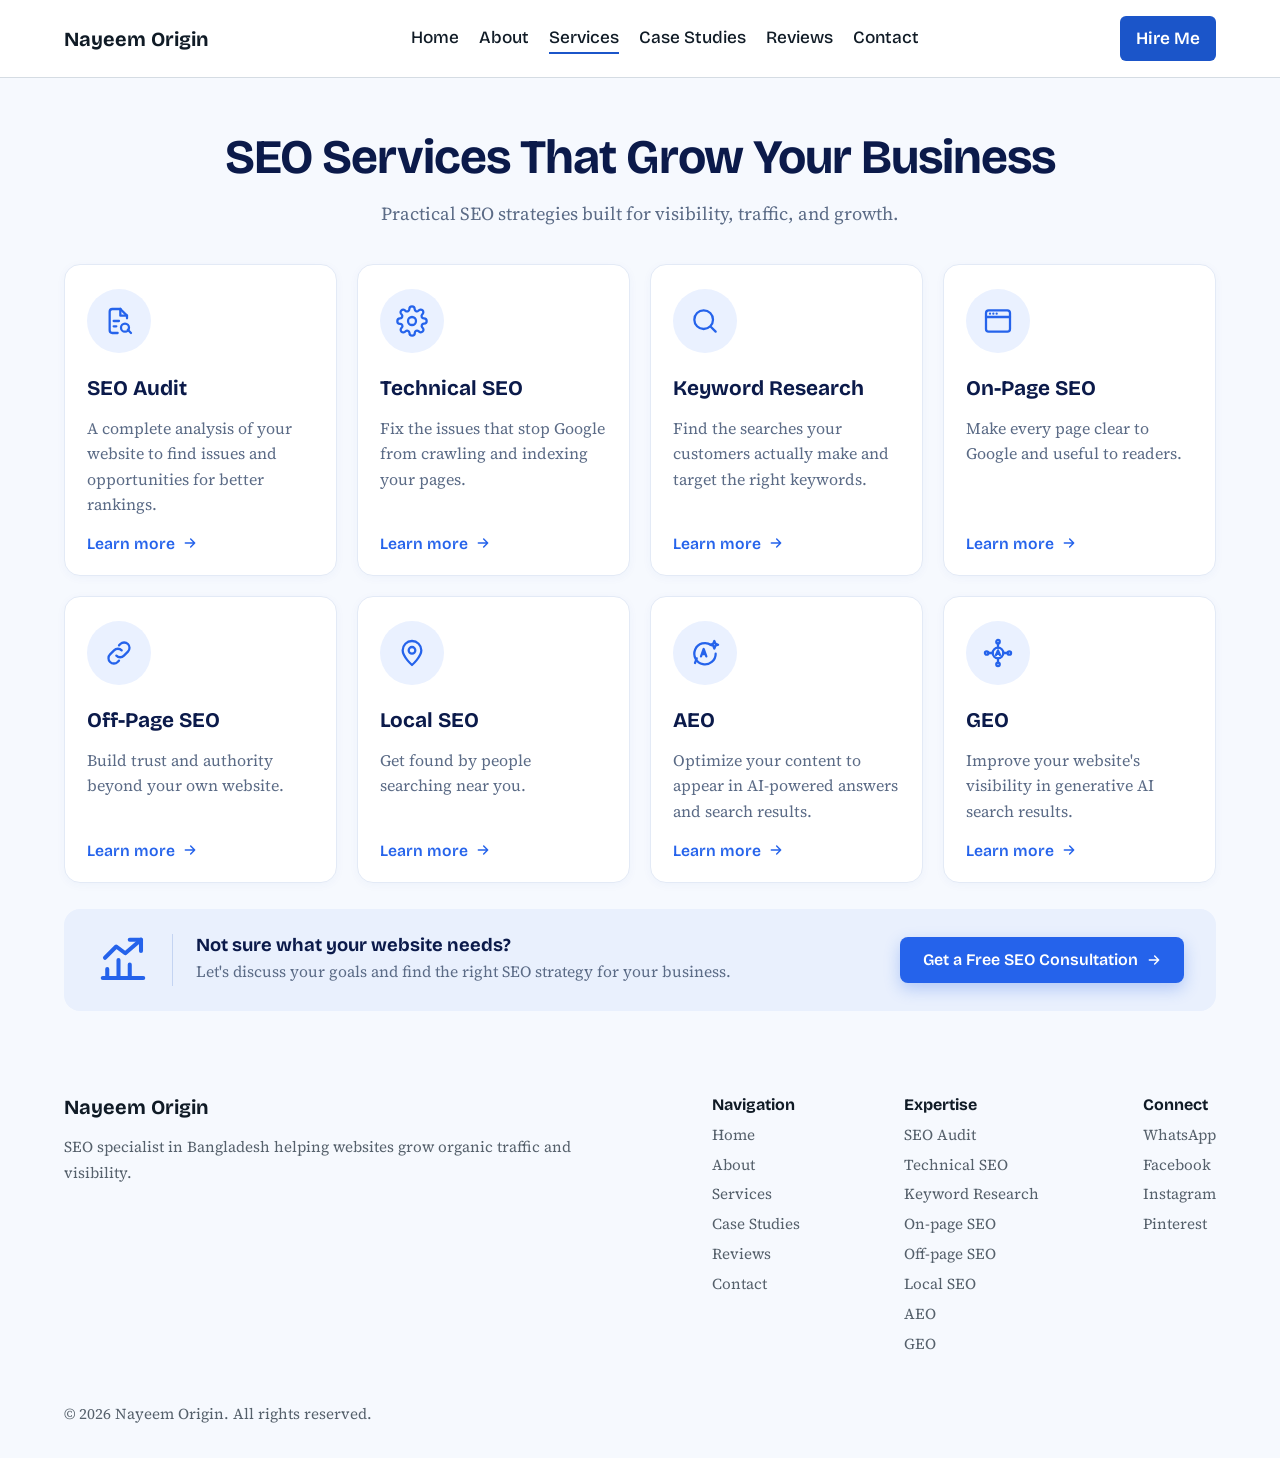
<file: services.html>
<!DOCTYPE html>
<html lang="en">
<head>
<meta charset="utf-8">
<meta name="viewport" content="width=device-width, initial-scale=1">
<title>SEO Services | Nayeem Origin</title>
<meta name="description" content="SEO audit, technical SEO, keyword research, on-page SEO, off-page SEO, local SEO, AEO and GEO services from Nayeem Origin.">
<meta property="og:title" content="SEO Services | Nayeem Origin">
<meta property="og:description" content="SEO audit, technical SEO, keyword research, on-page SEO, off-page SEO, local SEO, AEO and GEO services from Nayeem Origin.">
<meta property="og:type" content="website">
<link rel="preconnect" href="https://fonts.googleapis.com"><link rel="preconnect" href="https://fonts.gstatic.com" crossorigin><link href="https://fonts.googleapis.com/css2?family=Bricolage+Grotesque:wght@500;600;700&family=Source+Serif+4:wght@400;600&display=swap" rel="stylesheet">
<link rel="stylesheet" href="style.css">
<style>
body{background:#f6f9fe!important}
header{background:#fff!important}
.sv-head{text-align:center;padding:3.2rem 0 2.2rem}
.sv-head h1{margin:0 0 .8rem;color:#0b1a4a;font-size:clamp(2rem,4.4vw,3rem);line-height:1.15}
.sv-head p{margin:0 auto;max-width:none;color:#5b6b86;font-size:1.15rem}
.sv-grid{display:grid;grid-template-columns:repeat(4,1fr);gap:1.25rem}
.sv-card{display:flex;flex-direction:column;background:#fff;border:1px solid #e3eaf6;border-radius:16px;padding:1.5rem 1.4rem 1.4rem;color:inherit;box-shadow:0 2px 10px rgba(30,64,175,.04);transition:transform .2s ease,box-shadow .2s ease,border-color .2s ease}
.sv-card:hover{transform:translateY(-4px);box-shadow:0 14px 30px rgba(30,64,175,.12);border-color:#bcd0f7}
.sv-icon{width:64px;height:64px;border-radius:50%;background:#eaf1ff;display:grid;place-items:center;margin-bottom:1.1rem}
.sv-icon svg{width:32px;height:32px;fill:none;stroke:#2563eb;stroke-width:1.7;stroke-linecap:round;stroke-linejoin:round}
.sv-card h3{margin:0 0 .6rem;color:#0b1a4a;font-size:1.3rem}
.sv-card p{margin:0 0 1rem;max-width:none;color:#5b6b86;font-size:1rem;line-height:1.6}
.sv-more,.sv-more:hover,.sv-more:visited,.sv-btn,.sv-btn:hover{text-decoration:none!important}
.sv-more{margin-top:auto;display:inline-flex;align-items:center;gap:.4rem;color:#2563eb;font:600 .98rem "Bricolage Grotesque",sans-serif}
.sv-more svg{width:16px;height:16px;fill:none;stroke:#2563eb;stroke-width:2.2;stroke-linecap:round;stroke-linejoin:round;transition:transform .2s}
.sv-card:hover .sv-more svg{transform:translateX(4px)}
.sv-cta{display:flex;align-items:center;justify-content:space-between;gap:1.5rem;margin:1.6rem 0 3rem;padding:1.5rem 2rem;background:#e9f0fd;border-radius:16px}
.sv-cta-text{display:flex;align-items:center;gap:1.4rem;flex:1}
.sv-cta-icon{width:54px;height:54px;flex:none;fill:none;stroke:#2563eb;stroke-width:1.8;stroke-linecap:round;stroke-linejoin:round}
.sv-cta-text div{border-left:1px solid #c4d4f2;padding-left:1.4rem}
.sv-cta h2{margin:0 0 .2rem;color:#0b1a4a;font-size:1.15rem}
.sv-cta p{margin:0;max-width:none;color:#5b6b86;font-size:.98rem}
.sv-btn{display:inline-flex;align-items:center;gap:.5rem;background:#2563eb;color:#fff!important;font:600 1rem "Bricolage Grotesque",sans-serif;padding:.85rem 1.4rem;border-radius:8px;text-decoration:none!important;white-space:nowrap;box-shadow:0 6px 16px rgba(37,99,235,.28)}
.sv-btn:hover{background:#1d4ed8}
.sv-btn svg{width:16px;height:16px;fill:none;stroke:#fff;stroke-width:2.2;stroke-linecap:round;stroke-linejoin:round}
@media(max-width:1000px){.sv-grid{grid-template-columns:repeat(2,1fr)}}
@media(max-width:640px){.sv-grid{grid-template-columns:1fr}.sv-cta{flex-direction:column;align-items:flex-start;padding:1.4rem}.sv-cta-text{flex-direction:column;align-items:flex-start;gap:.8rem}.sv-cta-text div{border-left:0;padding-left:0}.sv-head{padding-top:2.2rem}}
</style>
</head>
<body>
<header><div class="wrap"><a class="logo" href="index.html">Nayeem Origin</a><nav aria-label="Main"><a href="index.html">Home</a><a href="about.html">About</a><a href="services.html" aria-current="page">Services</a><a href="case-studies.html">Case Studies</a><a href="reviews.html">Reviews</a><a href="contact.html">Contact</a></nav><a class="btn sm" href="https://wa.me/8801758536741">Hire Me</a></div></header>
<main><div class="wrap">
<section class="sv-head">
<h1>SEO Services That Grow Your Business</h1>
<p>Practical SEO strategies built for visibility, traffic, and growth.</p>
</section>
<div class="sv-grid">
<div class="sv-card">
<span class="sv-icon"><svg viewBox="0 0 24 24"><path d="M13 3H7a2 2 0 0 0-2 2v14a2 2 0 0 0 2 2h4"/><path d="M13 3l5 5v2"/><path d="M13 3v5h5"/><path d="M8 12h4M8 16h2"/><circle cx="16.5" cy="17" r="3"/><path d="m21 21-2.4-2.4"/></svg></span>
<h3>SEO Audit</h3>
<p>A complete analysis of your website to find issues and opportunities for better rankings.</p>
<a class="sv-more" href="seo-audit.html">Learn more <svg viewBox="0 0 24 24"><path d="M5 12h14M13 6l6 6-6 6"/></svg></a>
</div>
<div class="sv-card">
<span class="sv-icon"><svg viewBox="0 0 24 24"><circle cx="12" cy="12" r="3"/><path d="M19.4 15a1.7 1.7 0 0 0 .3 1.8l.1.1a2 2 0 1 1-2.8 2.8l-.1-.1a1.7 1.7 0 0 0-1.8-.3 1.7 1.7 0 0 0-1 1.5V21a2 2 0 1 1-4 0v-.1a1.7 1.7 0 0 0-1.1-1.5 1.7 1.7 0 0 0-1.8.3l-.1.1a2 2 0 1 1-2.8-2.8l.1-.1a1.7 1.7 0 0 0 .3-1.8 1.7 1.7 0 0 0-1.5-1H3a2 2 0 1 1 0-4h.1a1.7 1.7 0 0 0 1.5-1.1 1.7 1.7 0 0 0-.3-1.8l-.1-.1a2 2 0 1 1 2.8-2.8l.1.1a1.7 1.7 0 0 0 1.8.3H9a1.7 1.7 0 0 0 1-1.5V3a2 2 0 1 1 4 0v.1a1.7 1.7 0 0 0 1 1.5 1.7 1.7 0 0 0 1.8-.3l.1-.1a2 2 0 1 1 2.8 2.8l-.1.1a1.7 1.7 0 0 0-.3 1.8V9a1.7 1.7 0 0 0 1.5 1H21a2 2 0 1 1 0 4h-.1a1.7 1.7 0 0 0-1.5 1z"/></svg></span>
<h3>Technical SEO</h3>
<p>Fix the issues that stop Google from crawling and indexing your pages.</p>
<a class="sv-more" href="technical-seo.html">Learn more <svg viewBox="0 0 24 24"><path d="M5 12h14M13 6l6 6-6 6"/></svg></a>
</div>
<div class="sv-card">
<span class="sv-icon"><svg viewBox="0 0 24 24"><circle cx="11" cy="11" r="7"/><path d="m20 20-3.5-3.5"/></svg></span>
<h3>Keyword Research</h3>
<p>Find the searches your customers actually make and target the right keywords.</p>
<a class="sv-more" href="keyword-research.html">Learn more <svg viewBox="0 0 24 24"><path d="M5 12h14M13 6l6 6-6 6"/></svg></a>
</div>
<div class="sv-card">
<span class="sv-icon"><svg viewBox="0 0 24 24"><rect x="3" y="4" width="18" height="16" rx="2"/><path d="M3 9h18"/><path d="M6 6.5h.01M8.5 6.5h.01M11 6.5h.01"/></svg></span>
<h3>On-Page SEO</h3>
<p>Make every page clear to Google and useful to readers.</p>
<a class="sv-more" href="on-page-seo.html">Learn more <svg viewBox="0 0 24 24"><path d="M5 12h14M13 6l6 6-6 6"/></svg></a>
</div>
<div class="sv-card">
<span class="sv-icon"><svg viewBox="0 0 24 24"><path d="M10 14a4 4 0 0 0 5.7 0l3-3a4 4 0 0 0-5.7-5.7l-1 1"/><path d="M14 10a4 4 0 0 0-5.7 0l-3 3a4 4 0 0 0 5.7 5.7l1-1"/></svg></span>
<h3>Off-Page SEO</h3>
<p>Build trust and authority beyond your own website.</p>
<a class="sv-more" href="off-page-seo.html">Learn more <svg viewBox="0 0 24 24"><path d="M5 12h14M13 6l6 6-6 6"/></svg></a>
</div>
<div class="sv-card">
<span class="sv-icon"><svg viewBox="0 0 24 24"><path d="M12 21s7-6.1 7-11a7 7 0 1 0-14 0c0 4.9 7 11 7 11z"/><circle cx="12" cy="10" r="2.5"/></svg></span>
<h3>Local SEO</h3>
<p>Get found by people searching near you.</p>
<a class="sv-more" href="local-seo.html">Learn more <svg viewBox="0 0 24 24"><path d="M5 12h14M13 6l6 6-6 6"/></svg></a>
</div>
<div class="sv-card">
<span class="sv-icon"><svg viewBox="0 0 24 24"><path d="M20 12.5a8 8 0 1 1-3.4-6.5"/><path d="M4.5 19.5 5.8 16"/><path d="M9 14.5 11 9l2 5.5M9.8 12.8h2.4"/><path d="M19 3l.8 2 2 .8-2 .8-.8 2-.8-2-2-.8 2-.8z"/></svg></span>
<h3>AEO</h3>
<p>Optimize your content to appear in AI-powered answers and search results.</p>
<a class="sv-more" href="aeo.html">Learn more <svg viewBox="0 0 24 24"><path d="M5 12h14M13 6l6 6-6 6"/></svg></a>
</div>
<div class="sv-card">
<span class="sv-icon"><svg viewBox="0 0 24 24"><circle cx="12" cy="12" r="4"/><path d="M10.5 13.5 12 10l1.5 3.5M11 12.7h2"/><circle cx="12" cy="3.5" r="1.3"/><circle cx="12" cy="20.5" r="1.3"/><circle cx="3.5" cy="12" r="1.3"/><circle cx="20.5" cy="12" r="1.3"/><path d="M12 4.8V8M12 16v3.2M4.8 12H8M16 12h3.2"/></svg></span>
<h3>GEO</h3>
<p>Improve your website's visibility in generative AI search results.</p>
<a class="sv-more" href="geo.html">Learn more <svg viewBox="0 0 24 24"><path d="M5 12h14M13 6l6 6-6 6"/></svg></a>
</div>
</div>
<section class="sv-cta">
<div class="sv-cta-text">
<svg class="sv-cta-icon" viewBox="0 0 24 24"><path d="M3 20h18"/><path d="M5 16v4M10 12v8M15 14v6"/><path d="M4 11l5-5 4 3 7-6"/><path d="M15 3h5v5"/></svg>
<div>
<h2>Not sure what your website needs?</h2>
<p>Let's discuss your goals and find the right SEO strategy for your business.</p>
</div>
</div>
<a class="sv-btn" href="https://wa.me/8801758536741">Get a Free SEO Consultation <svg viewBox="0 0 24 24"><path d="M5 12h14M13 6l6 6-6 6"/></svg></a>
</section>
</div></main>
<footer><div class="wrap fcols">
<div><a class="logo" href="index.html">Nayeem Origin</a><p>SEO specialist in Bangladesh helping websites grow organic traffic and visibility.</p></div>
<div><h3>Navigation</h3><a href="index.html">Home</a><a href="about.html">About</a><a href="services.html">Services</a><a href="case-studies.html">Case Studies</a><a href="reviews.html">Reviews</a><a href="contact.html">Contact</a></div>
<div><h3>Expertise</h3><a href="seo-audit.html">SEO Audit</a><a href="technical-seo.html">Technical SEO</a><a href="keyword-research.html">Keyword Research</a><a href="on-page-seo.html">On-page SEO</a><a href="off-page-seo.html">Off-page SEO</a><a href="local-seo.html">Local SEO</a><a href="aeo.html">AEO</a><a href="geo.html">GEO</a></div>
<div><h3>Connect</h3><a href="https://wa.me/8801758536741">WhatsApp</a><a href="https://www.facebook.com/nayeemorigin">Facebook</a><a href="https://www.instagram.com/nayeemorigin">Instagram</a><a href="https://www.pinterest.com/nayeemorigin/">Pinterest</a></div>
</div><div class="wrap copy">&copy; 2026 Nayeem Origin. All rights reserved.</div></footer>
</body>
</html>
</file>
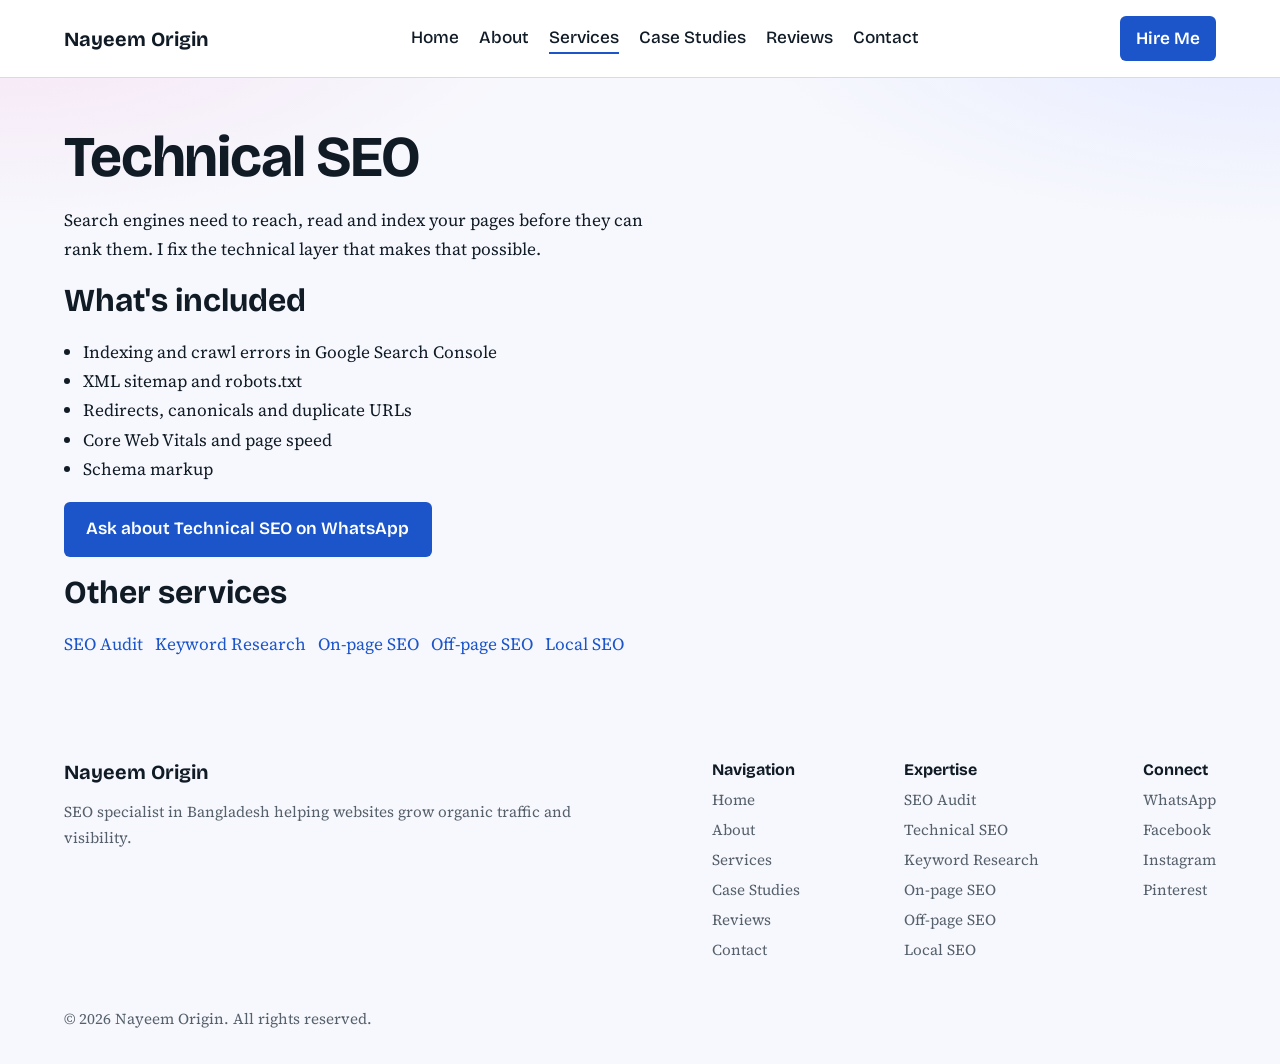
<file: technical-seo.html>
<!DOCTYPE html>
<html lang="en">
<head>
<meta charset="utf-8">
<meta name="viewport" content="width=device-width, initial-scale=1">
<title>Technical SEO Services | Nayeem Origin</title>
<meta name="description" content="Fix the issues that stop Google from crawling and indexing your pages. Search engines need to reach, read and index your pages before they can rank them. I fi">
<meta property="og:title" content="Technical SEO Services | Nayeem Origin">
<meta property="og:description" content="Fix the issues that stop Google from crawling and indexing your pages. Search engines need to reach, read and index your pages before they can rank them. I fi">
<meta property="og:type" content="website">
<link rel="preconnect" href="https://fonts.googleapis.com"><link rel="preconnect" href="https://fonts.gstatic.com" crossorigin><link href="https://fonts.googleapis.com/css2?family=Bricolage+Grotesque:wght@500;600;700&family=Source+Serif+4:wght@400;600&display=swap" rel="stylesheet">
<link rel="stylesheet" href="style.css">
</head>
<body>
<header><div class="wrap"><a class="logo" href="index.html">Nayeem Origin</a><nav aria-label="Main"><a href="index.html">Home</a><a href="about.html">About</a><a href="services.html" aria-current="page">Services</a><a href="case-studies.html">Case Studies</a><a href="reviews.html">Reviews</a><a href="contact.html">Contact</a></nav><a class="btn sm" href="https://wa.me/8801758536741">Hire Me</a></div></header>
<main><div class="wrap">
<section><h1>Technical SEO</h1><p>Search engines need to reach, read and index your pages before they can rank them. I fix the technical layer that makes that possible.</p><h2>What's included</h2><ul class="tick"><li>Indexing and crawl errors in Google Search Console</li><li>XML sitemap and robots.txt</li><li>Redirects, canonicals and duplicate URLs</li><li>Core Web Vitals and page speed</li><li>Schema markup</li></ul>
<p><a class="btn" href="https://wa.me/8801758536741">Ask about Technical SEO on WhatsApp</a></p>
<h2>Other services</h2><p><a href="seo-audit.html">SEO Audit</a> &nbsp; <a href="keyword-research.html">Keyword Research</a> &nbsp; <a href="on-page-seo.html">On-page SEO</a> &nbsp; <a href="off-page-seo.html">Off-page SEO</a> &nbsp; <a href="local-seo.html">Local SEO</a></p></section>
</div></main>
<footer><div class="wrap fcols">
<div><a class="logo" href="index.html">Nayeem Origin</a><p>SEO specialist in Bangladesh helping websites grow organic traffic and visibility.</p></div>
<div><h3>Navigation</h3><a href="index.html">Home</a><a href="about.html">About</a><a href="services.html">Services</a><a href="case-studies.html">Case Studies</a><a href="reviews.html">Reviews</a><a href="contact.html">Contact</a></div>
<div><h3>Expertise</h3><a href="seo-audit.html">SEO Audit</a><a href="technical-seo.html">Technical SEO</a><a href="keyword-research.html">Keyword Research</a><a href="on-page-seo.html">On-page SEO</a><a href="off-page-seo.html">Off-page SEO</a><a href="local-seo.html">Local SEO</a></div>
<div><h3>Connect</h3><a href="https://wa.me/8801758536741">WhatsApp</a><a href="https://www.facebook.com/nayeemorigin">Facebook</a><a href="https://www.instagram.com/nayeemorigin">Instagram</a><a href="https://www.pinterest.com/nayeemorigin/">Pinterest</a></div>
</div><div class="wrap copy">&copy; 2026 Nayeem Origin. All rights reserved.</div></footer>
</body>
</html>
</file>
<file: style.css>
:root{--paper:#F6F8FA;--ink:#101B26;--muted:#55606B;--line:#D5DCE3;--blue:#1B55C9;--green:#1A7348;--card:#fff}
@media(prefers-color-scheme:dark){:root{--paper:#0E151C;--ink:#E8EEF3;--muted:#9AA7B3;--line:#26323D;--blue:#7FA8FF;--green:#6FD0A0;--card:#16202A}}
*{box-sizing:border-box}
html{scroll-padding-top:5rem}
body{margin:0;background:var(--paper);color:var(--ink);font:1.08rem/1.7 "Source Serif 4",Georgia,serif}
h1,h2,h3,nav,.btn,.fact{font-family:"Bricolage Grotesque","Segoe UI",Arial,sans-serif}
a{color:var(--blue)}
a:focus-visible,.btn:focus-visible{outline:3px solid var(--blue);outline-offset:3px}
.wrap{max-width:1040px;margin:0 auto;padding:0 1.25rem}
header{border-bottom:1px solid var(--line)}
header .wrap{display:flex;flex-wrap:wrap;gap:.5rem 1.5rem;align-items:center;justify-content:space-between;padding-top:1rem;padding-bottom:1rem}
.btn.sm{padding:.5rem 1rem}
.stats{display:flex;flex-wrap:wrap;gap:1.5rem 2.5rem;margin-top:2rem;font:500 .95rem "Bricolage Grotesque",sans-serif;color:var(--muted)}
.stats b{display:block;font-size:1.8rem;color:var(--ink)}
.photo{aspect-ratio:1;max-width:380px;width:100%;margin-left:auto;border-radius:50% 50% 12px 12px;background:var(--blue);display:grid;place-items:center;overflow:hidden}
.photo span{font:700 6rem "Bricolage Grotesque",sans-serif;color:#fff}
.photo img{width:100%;height:100%;object-fit:cover}
.cards{display:grid;grid-template-columns:repeat(3,1fr);gap:1.25rem;margin-top:1.25rem}
.card{background:var(--card);border:1px solid var(--line);border-radius:10px;padding:1.4rem}
.card ul{padding-left:1.1rem;margin:.5rem 0 1rem}
.card a{font-weight:600}
.empty-card{border-style:dashed;grid-column:span 3}
.steps{list-style:none;counter-reset:s;display:grid;grid-template-columns:repeat(4,1fr);gap:1.25rem;padding:0;margin:1.25rem 0 0}
.steps li{counter-increment:s;border-top:3px solid var(--blue);padding-top:.75rem}
.steps li::before{content:counter(s);font:700 1.6rem "Bricolage Grotesque",sans-serif;color:var(--blue)}
.band{background:var(--ink);color:var(--paper);border-radius:14px;padding:2.5rem;margin:1rem 0 3rem}
.band .btn{background:var(--paper);color:var(--ink)}.band .btn.alt{background:transparent;color:var(--paper);border-color:var(--paper)}
.fcols{display:grid;grid-template-columns:1.4fr 1fr 1fr 1fr;gap:2rem}
.fcols a{display:block;margin:.25rem 0}.fcols h3{color:var(--ink);font-size:1rem}
.copy{margin-top:1.5rem;padding-top:1rem;border-top:1px solid var(--line)}
.logo{font:700 1.25rem "Bricolage Grotesque",sans-serif;color:var(--ink);text-decoration:none}
nav{display:flex;flex-wrap:wrap;gap:.25rem 1.25rem}
nav a{color:var(--ink);text-decoration:none;font-weight:500}
nav a[aria-current]{border-bottom:2px solid var(--blue)}
h1{font-size:clamp(2.2rem,5vw,3.6rem);line-height:1.08;margin:0 0 1rem;letter-spacing:-.02em}
h2{font-size:clamp(1.5rem,3vw,2rem);line-height:1.2;margin:0 0 .75rem}
h3{margin:0 0 .25rem;font-size:1.15rem}
p{max-width:68ch}
section{padding:3rem 0}
.hero{display:grid;gap:2.5rem;grid-template-columns:1.1fr .9fr;align-items:center;padding:3.5rem 0}
.btn{display:inline-block;background:var(--blue);color:#fff;padding:.8rem 1.4rem;border-radius:6px;font-weight:600;text-decoration:none}
.btn.alt{background:transparent;color:var(--blue);border:2px solid var(--blue)}
@media(prefers-color-scheme:dark){.btn{color:#0E151C}}
.serp{background:var(--card);border:1px solid var(--line);border-radius:10px;padding:1.25rem 1.4rem;font-family:Arial,sans-serif;line-height:1.45}
.serp .u{color:var(--green);font-size:.85rem}
.serp .t{color:var(--blue);font-size:1.25rem;margin:.15rem 0 .35rem}
.serp .d{color:var(--muted);font-size:.92rem;max-width:none}
.serp ul{list-style:none;margin:.9rem 0 0;padding:.9rem 0 0;border-top:1px solid var(--line);display:grid;grid-template-columns:1fr 1fr;gap:.35rem 1rem;font-size:.9rem}
.facts{display:grid;grid-template-columns:repeat(4,1fr);gap:1rem;border-top:1px solid var(--line);border-bottom:1px solid var(--line);padding:1.25rem 0}
.fact{font-weight:600}
.rows{list-style:none;margin:1.25rem 0 0;padding:0}
.rows li{border-top:1px solid var(--line);padding:1rem 0;display:grid;grid-template-columns:14rem 1fr;gap:.25rem 1.5rem}
.rows li:last-child{border-bottom:1px solid var(--line)}
.rows a{font:600 1.1rem "Bricolage Grotesque",sans-serif}
.rows span{color:var(--muted)}
.cols{display:grid;grid-template-columns:repeat(3,1fr);gap:2rem}
.empty{border:2px dashed var(--line);border-radius:10px;padding:2rem;max-width:44rem}
ul.tick{padding-left:1.2rem;max-width:68ch}
footer{border-top:1px solid var(--line);padding:2rem 0;color:var(--muted);font-size:.95rem}
footer .wrap{display:flex;flex-wrap:wrap;gap:.75rem 2rem;justify-content:space-between}
footer a{color:var(--muted)}
@media(max-width:760px){.cards,.steps,.fcols{grid-template-columns:1fr}.empty-card{grid-column:auto}.photo{margin:0 auto}.hero,.cols,.rows li{grid-template-columns:1fr}.facts{grid-template-columns:1fr 1fr}.hero{padding:2rem 0}}
@media(prefers-reduced-motion:no-preference){html{scroll-behavior:smooth}}
.photo { padding: 0; overflow: hidden; background: none; border: 0; box-shadow: none; border-radius: 0; }
.photo img { width: 100%; height: 100%; object-fit: cover; object-position: top center; display: block; }
/* Hero heading: blue name + dark role, white background */
.hero h1 { margin: 0 0 1rem; line-height: 1.1; }
.hero h1 .name { display: block; color: var(--blue); font-size: clamp(2.4rem, 6vw, 3.8rem); }
.hero h1 .role { display: block; color: #111827; font-size: clamp(1.25rem, 3vw, 1.8rem); margin-top: .6rem; }
/* All white background */
@media (prefers-color-scheme: light) { body, header, .hero { background: #fff; } }
.rows li:last-child {
  border-bottom: none;
}
a, a:visited { text-decoration: none !important; }
a, a:hover, a:visited, a:focus { text-decoration: none !important; }
footer, footer *, .copy, .fcols { border-top: 0 !important; border-bottom: 0 !important; box-shadow: none !important; }
/* Wider site layout */
.wrap { max-width: 1200px !important; width: 100%; padding-left: 1.5rem; padding-right: 1.5rem; box-sizing: border-box; }
.hero { gap: 3rem; }
.photo img { max-width: 520px; margin: 0 auto; }
/* Social icons */
.social { display: flex; gap: .8rem; margin-top: 1.5rem; }
.social a { width: 48px; height: 48px; border-radius: 50%; display: grid; place-items: center; background: #eaf1ff; transition: transform .2s, background .2s; }
.social svg { width: 22px; height: 22px; fill: none; stroke: #2563eb; stroke-width: 1.8; stroke-linecap: round; stroke-linejoin: round; }
.social a:hover { background: #2563eb; transform: translateY(-3px); }
.social a:hover svg { stroke: #fff; }
  /* ===== Contact form styles ===== */
  .nf-row {
    display: grid;
    grid-template-columns: 1fr 1fr;
    gap: 48px;
    align-items: start;
  }
  .nf-row > .nf-form { justify-self: end; }
  @media (max-width: 800px) {
    .nf-row { grid-template-columns: 1fr; gap: 32px; }
    .nf-row > .nf-form { justify-self: stretch; max-width: none; }
  }
  .nf-form {
    --nf-field-bg: #faf6e8;
    --nf-field-border: #e8e1c9;
    --nf-text: #2b2b2b;
    --nf-btn-from: #2f6ae0;
    --nf-btn-to: #1b4fc4;
    width: 100%;
    max-width: 500px;
    display: grid;
    gap: 14px;
    font-family: inherit;
  }
  .nf-form input,
  .nf-form textarea {
    width: 100%;
    box-sizing: border-box;
    padding: 14px 16px;
    font: inherit;
    font-size: 15px;
    color: var(--nf-text);
    background: var(--nf-field-bg);
    border: 1px solid var(--nf-field-border);
    border-radius: 10px;
    outline: none;
    transition: border-color .2s, box-shadow .2s;
  }
  .nf-form textarea { min-height: 120px; resize: vertical; }
  .nf-form input::placeholder,
  .nf-form textarea::placeholder { color: #8a8574; }
  .nf-form input:focus,
  .nf-form textarea:focus {
    border-color: var(--nf-btn-to);
    box-shadow: 0 0 0 3px rgba(27, 79, 196, .18);
  }
  .nf-form button {
    padding: 15px 20px;
    font: inherit;
    font-size: 12px;
    font-weight: 700;
    letter-spacing: .12em;
    text-transform: uppercase;
    color: #fff;
    border: 0;
    border-radius: 999px;
    cursor: pointer;
    background: linear-gradient(90deg, var(--nf-btn-from), var(--nf-btn-to));
    transition: transform .15s, filter .15s;
  }
  .nf-form button:hover { filter: brightness(1.06); }
  .nf-form button:active { transform: translateY(1px); }
  .nf-form button:disabled { opacity: .6; cursor: wait; }
  .nf-form button:focus-visible { outline: 3px solid var(--nf-btn-to); outline-offset: 3px; }
  .nf-status { margin: 0; min-height: 1.4em; font-size: 14px; }
  .nf-status.ok { color: #1f7a3d; }
  .nf-status.err { color: #b3261e; }
  .nf-hp { position: absolute; left: -9999px; }
body{background:radial-gradient(900px 380px at 0% 0%,#f6e4f4 0%,transparent 60%),radial-gradient(900px 380px at 100% 0%,#e3e8ff 0%,transparent 60%),#f7f8fd!important}
header{background:#fff!important}
a,a:hover{text-decoration:none!important}
.sr-only{position:absolute;width:1px;height:1px;overflow:hidden;clip:rect(0 0 0 0);white-space:nowrap}
.cs-wrap{padding:2.6rem 0 1rem}
/* welcome banner */
.cs-banner{position:relative;overflow:hidden;display:grid;grid-template-columns:110px 1fr 110px;align-items:center;gap:1rem;min-height:170px;padding:1.6rem 2rem;border-radius:18px;background:linear-gradient(115deg,#f5e3f6 0%,#e4e6ff 55%,#d9e3ff 100%);border:1px solid #e6e9fb;box-shadow:0 6px 22px rgba(79,70,229,.08);opacity:0;animation:csUp .7s ease forwards}
.cs-banner::before{content:"";position:absolute;right:-70px;bottom:-110px;width:260px;height:260px;border-radius:50%;background:#c4cffa;opacity:.75}
.cs-banner::after{content:"";position:absolute;right:210px;top:26px;width:54px;height:54px;border-radius:50%;background:#d3dafc;opacity:.8}
.cs-avatar{position:relative;z-index:1;width:110px;height:120px}
.cs-avatar img{width:100%;height:100%;object-fit:contain;display:block}
.cs-center{position:relative;z-index:1;display:flex;flex-direction:column;align-items:center;gap:.35rem;text-align:center}
.cs-brand{margin:0;max-width:none;color:#6d5fd0;font:600 1.05rem "Bricolage Grotesque",sans-serif;letter-spacing:.04em}
.cs-name{margin:0;max-width:none;text-align:center;color:#3b2f8f;font:700 clamp(1.4rem,3.2vw,2.1rem) "Bricolage Grotesque",sans-serif;overflow-wrap:anywhere}
.cs-link{display:inline-flex;align-items:center;gap:.4rem;margin-top:.35rem;padding:.5rem 1rem;border-radius:999px;background:rgba(255,255,255,.8);color:#4f46e5;font:600 .92rem "Bricolage Grotesque",sans-serif;box-shadow:0 4px 12px rgba(79,70,229,.14);transition:transform .2s ease,background .2s ease}
.cs-link:hover{background:#fff;transform:translateY(-2px)}
.cs-link svg{width:15px;height:15px;fill:none;stroke:#4f46e5;stroke-width:2.2;stroke-linecap:round;stroke-linejoin:round}

.cs-center{position:relative;z-index:1;display:flex;flex-direction:column;align-items:center;gap:.35rem;text-align:center}
.cs-brand{margin:0;max-width:none;color:#6d5fd0;font:600 1.05rem "Bricolage Grotesque",sans-serif;letter-spacing:.04em}
.cs-link{display:inline-flex;align-items:center;gap:.4rem;margin-top:.35rem;padding:.5rem 1rem;border-radius:999px;background:rgba(255,255,255,.8);color:#4f46e5;font:600 .92rem "Bricolage Grotesque",sans-serif;box-shadow:0 4px 12px rgba(79,70,229,.14);transition:transform .2s ease,background .2s ease}
.cs-link:hover{background:#fff;transform:translateY(-2px)}
.cs-link svg{width:15px;height:15px;fill:none;stroke:#4f46e5;stroke-width:2.2;stroke-linecap:round;stroke-linejoin:round}
/* stat cards */
.cs-stats{display:grid;grid-template-columns:repeat(4,1fr);gap:1.25rem;margin-top:1.4rem}
.cs-stat{background:#fff;border:1px solid #e8ecf7;border-radius:14px;padding:1.3rem 1.4rem 1.4rem;box-shadow:0 4px 14px rgba(30,40,100,.05);opacity:0;animation:csUp .7s ease var(--d,0s) forwards;transition:transform .25s ease,box-shadow .25s ease}
.cs-stat:hover{transform:translateY(-5px);box-shadow:0 16px 30px rgba(30,40,100,.12)}
@keyframes csUp{from{opacity:0;transform:translateY(24px)}to{opacity:1;transform:none}}
.cs-top{display:flex;align-items:center;justify-content:space-between;margin-bottom:1.5rem}
.cs-ico{width:42px;height:42px;border-radius:11px;display:grid;place-items:center}
.cs-ico svg{width:21px;height:21px;fill:none;stroke:#fff;stroke-width:2;stroke-linecap:round;stroke-linejoin:round}
.cs-trend{width:20px;height:20px;fill:none;stroke:#22c55e;stroke-width:2.2;stroke-linecap:round;stroke-linejoin:round}
.cs-label{display:block;color:#6b7280;font-size:.95rem;margin-bottom:.15rem}
.cs-num{display:inline-block;color:#111827;font:700 1.9rem/1.2 "Bricolage Grotesque",sans-serif}
.cs-note{color:#6b7280;font-size:.8rem;margin-left:.4rem}
.cs-src{text-align:center;color:#6b7280;font-size:.9rem;margin:1.1rem 0 0;max-width:none}
.cs-cta{text-align:center;margin:1.6rem 0 3rem}
.cs-btn{display:inline-flex;align-items:center;gap:.5rem;background:#4f46e5;color:#fff!important;font:600 1rem "Bricolage Grotesque",sans-serif;padding:.85rem 1.5rem;border-radius:8px;box-shadow:0 6px 16px rgba(79,70,229,.28)}
.cs-btn:hover{background:#4338ca}
.cs-btn svg{width:16px;height:16px;fill:none;stroke:#fff;stroke-width:2.2;stroke-linecap:round;stroke-linejoin:round}
@media(max-width:1000px){.cs-stats{grid-template-columns:repeat(2,1fr)}}
@media(max-width:600px){.cs-stats{grid-template-columns:1fr}.cs-banner{grid-template-columns:1fr;justify-items:center;text-align:center;padding:1.6rem 1.2rem}.cs-wrap{padding-top:1.6rem}}
@media(prefers-reduced-motion:reduce){.cs-banner,.cs-stat{animation:none;opacity:1}}body{background:radial-gradient(900px 380px at 0% 0%,#f6e4f4 0%,transparent 60%),radial-gradient(900px 380px at 100% 0%,#e3e8ff 0%,transparent 60%),#f7f8fd!important}
header{background:#fff!important}
a,a:hover{text-decoration:none!important}
.sr-only{position:absolute;width:1px;height:1px;overflow:hidden;clip:rect(0 0 0 0);white-space:nowrap}
.cs-wrap{padding:2.6rem 0 1rem}
/* welcome banner */
.cs-banner{position:relative;overflow:hidden;display:grid;grid-template-columns:96px 1fr 96px;align-items:center;gap:1rem;min-height:170px;padding:1.6rem 2rem;border-radius:18px;background:linear-gradient(115deg,#f5e3f6 0%,#e4e6ff 55%,#d9e3ff 100%);border:1px solid #e6e9fb;box-shadow:0 6px 22px rgba(79,70,229,.08);opacity:0;animation:csUp .7s ease forwards}
.cs-banner::before{content:"";position:absolute;right:-70px;bottom:-110px;width:260px;height:260px;border-radius:50%;background:#c4cffa;opacity:.75}
.cs-banner::after{content:"";position:absolute;right:210px;top:26px;width:54px;height:54px;border-radius:50%;background:#d3dafc;opacity:.8}
.cs-avatar{position:relative;z-index:1;width:96px;height:96px;border-radius:50%;overflow:hidden;background:linear-gradient(135deg,#e8873f,#c4602a);box-shadow:0 0 0 4px rgba(255,255,255,.75),0 10px 22px rgba(196,96,42,.3)}
.cs-avatar img{width:100%;height:100%;object-fit:cover;object-position:top center;display:block}
.cs-center{position:relative;z-index:1;display:flex;flex-direction:column;align-items:center;gap:.35rem;text-align:center}
.cs-brand{margin:0;max-width:none;color:#6d5fd0;font:600 1.05rem "Bricolage Grotesque",sans-serif;letter-spacing:.04em}
.cs-link{display:inline-flex;align-items:center;gap:.4rem;margin-top:.35rem;padding:.5rem 1rem;border-radius:999px;background:rgba(255,255,255,.8);color:#4f46e5;font:600 .92rem "Bricolage Grotesque",sans-serif;box-shadow:0 4px 12px rgba(79,70,229,.14);transition:transform .2s ease,background .2s ease}
.cs-link:hover{background:#fff;transform:translateY(-2px)}
.cs-link svg{width:15px;height:15px;fill:none;stroke:#4f46e5;stroke-width:2.2;stroke-linecap:round;stroke-linejoin:round}
/* stat cards */
.cs-stats{display:grid;grid-template-columns:repeat(4,1fr);gap:1.25rem;margin-top:1.4rem}
.cs-stat{background:#fff;border:1px solid #e8ecf7;border-radius:14px;padding:1.3rem 1.4rem 1.4rem;box-shadow:0 4px 14px rgba(30,40,100,.05);opacity:0;animation:csUp .7s ease var(--d,0s) forwards;transition:transform .25s ease,box-shadow .25s ease}
.cs-stat:hover{transform:translateY(-5px);box-shadow:0 16px 30px rgba(30,40,100,.12)}
@keyframes csUp{from{opacity:0;transform:translateY(24px)}to{opacity:1;transform:none}}
.cs-top{display:flex;align-items:center;justify-content:space-between;margin-bottom:1.5rem}
.cs-ico{width:42px;height:42px;border-radius:11px;display:grid;place-items:center}
.cs-ico svg{width:21px;height:21px;fill:none;stroke:#fff;stroke-width:2;stroke-linecap:round;stroke-linejoin:round}
.cs-trend{width:20px;height:20px;fill:none;stroke:#22c55e;stroke-width:2.2;stroke-linecap:round;stroke-linejoin:round}
.cs-label{display:block;color:#6b7280;font-size:.95rem;margin-bottom:.15rem}
.cs-num{display:inline-block;color:#111827;font:700 1.9rem/1.2 "Bricolage Grotesque",sans-serif}
.cs-note{color:#6b7280;font-size:.8rem;margin-left:.4rem}
.cs-src{text-align:center;color:#6b7280;font-size:.9rem;margin:1.1rem 0 0;max-width:none}
.cs-cta{text-align:center;margin:1.6rem 0 3rem}
.cs-btn{display:inline-flex;align-items:center;gap:.5rem;background:#4f46e5;color:#fff!important;font:600 1rem "Bricolage Grotesque",sans-serif;padding:.85rem 1.5rem;border-radius:8px;box-shadow:0 6px 16px rgba(79,70,229,.28)}
.cs-btn:hover{background:#4338ca}
.cs-btn svg{width:16px;height:16px;fill:none;stroke:#fff;stroke-width:2.2;stroke-linecap:round;stroke-linejoin:round}
@media(max-width:1000px){.cs-stats{grid-template-columns:repeat(2,1fr)}}
@media(max-width:600px){.cs-stats{grid-template-columns:1fr}.cs-banner{grid-template-columns:1fr;justify-items:center;text-align:center;padding:1.6rem 1.2rem}.cs-wrap{padding-top:1.6rem}}
@media(prefers-reduced-motion:reduce){.cs-banner,.cs-stat{animation:none;opacity:1}}
</file>
